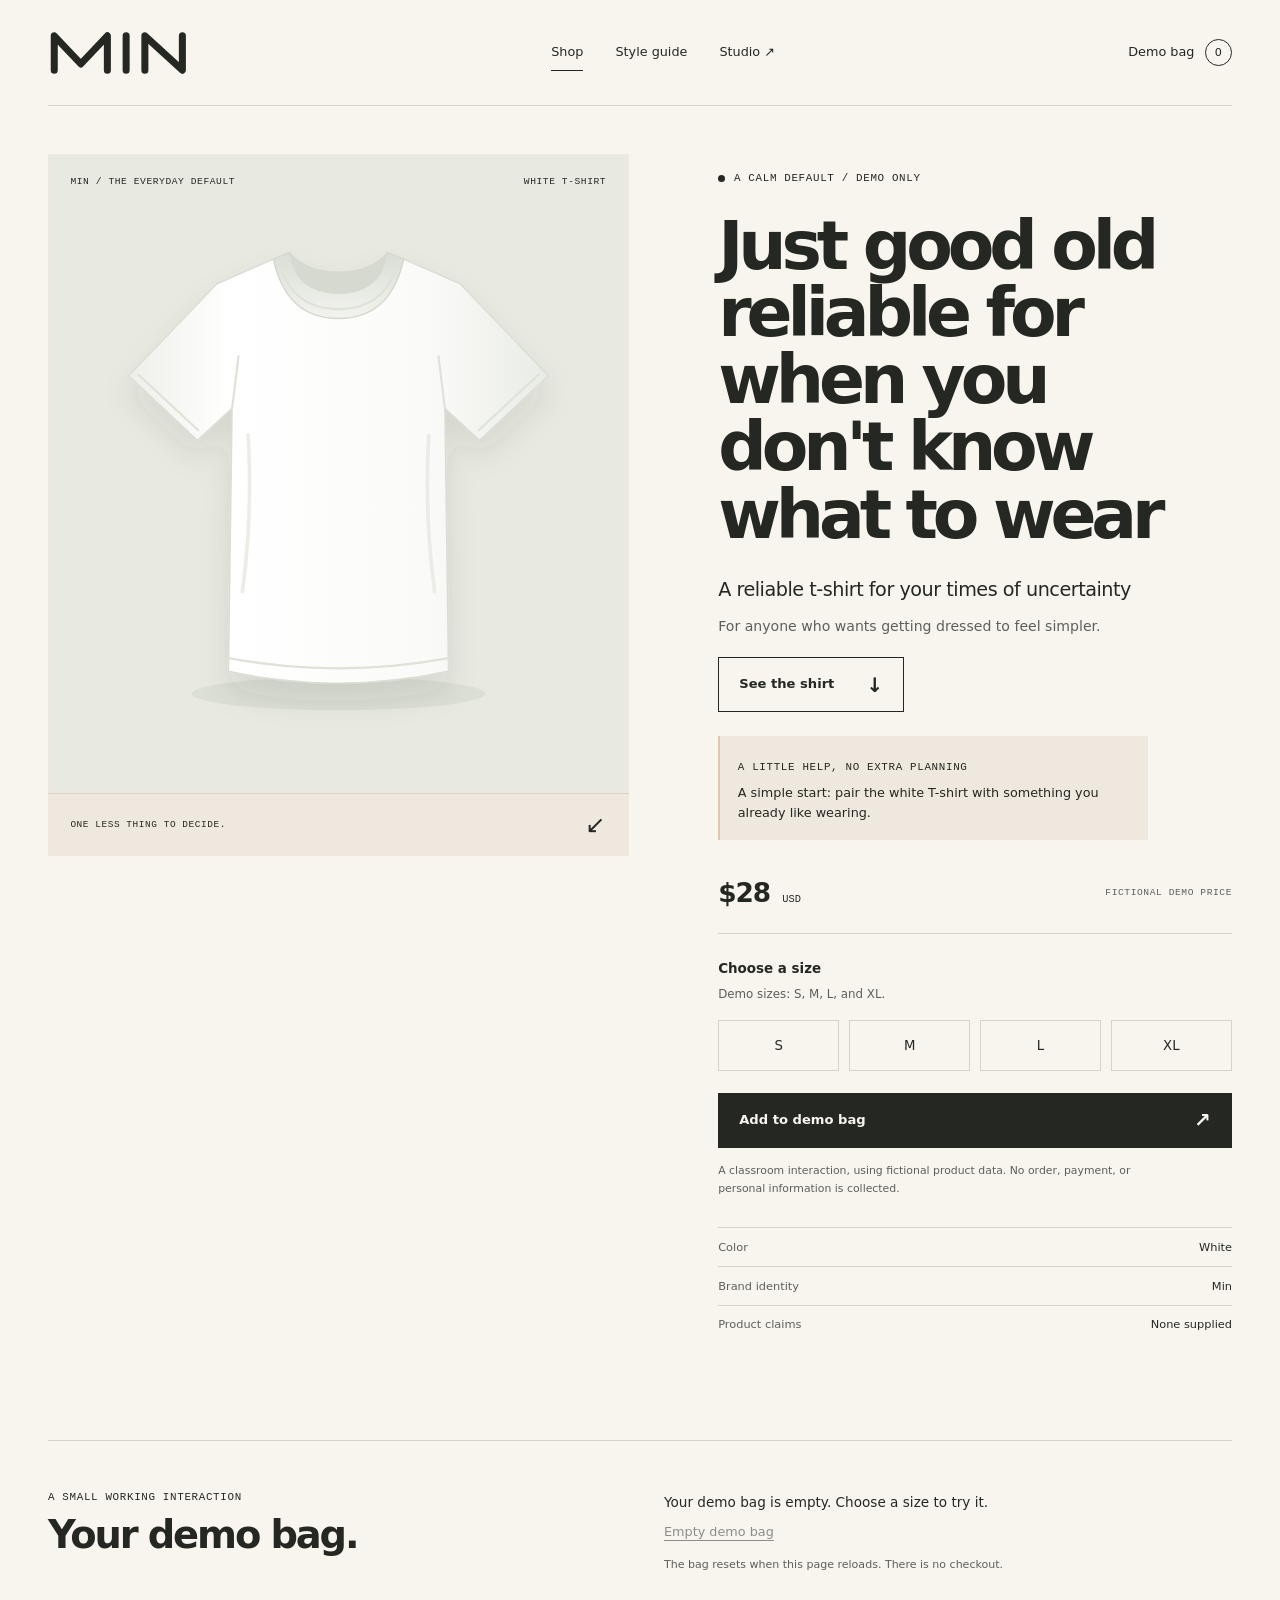
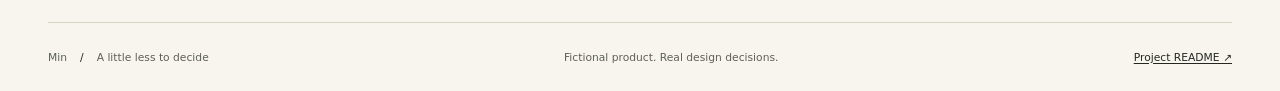
<file: public/index.html>
<!doctype html>
<html lang="en">
  <head>
    <meta charset="utf-8" />
    <meta name="viewport" content="width=device-width, initial-scale=1" />
    <meta
      name="description"
      content="Min. A reliable T-shirt for your times of uncertainty."
    />
    <title>Min — a reliable T-shirt</title>
    <link rel="icon" href="data:," />
    <link rel="stylesheet" href="styles.css" />
    <script src="shop.js" defer></script>
  </head>
  <body>
    <a class="skip-link" href="#main">Skip to content</a>
    <header class="site-header wrap">
      <a class="brand-link" href="index.html" aria-label="Min storefront home"
        ><img
          class="wordmark"
          src="assets/min-wordmark.svg"
          alt="Min"
          width="120"
          height="40"
      /></a>
      <nav class="main-nav" aria-label="Main navigation">
        <a class="nav-link" href="index.html" aria-current="page">Shop</a>
        <a class="nav-link" href="styleguide.html">Style guide</a>
        <a class="nav-link" href="studio.html"
          >Studio <span aria-hidden="true">↗</span></a
        >
      </nav>
      <a class="bag-link" href="#demo-bag" aria-label="View demo bag"
        >Demo bag <span id="bag-count" class="bag-count">0</span></a
      >
    </header>

    <main id="main">
      <section class="product-section wrap" aria-labelledby="product-title">
        <div class="product-visual">
          <div class="visual-label">
            <span>Min / The everyday default</span><span>White T-shirt</span>
          </div>
          <img
            class="shirt-image"
            src="assets/white-shirt.svg"
            alt="Plain white, unbranded short-sleeved T-shirt"
            width="800"
            height="880"
            fetchpriority="high"
          />
          <div class="image-caption">
            <span>One less thing to decide.</span
            ><span aria-hidden="true">↙</span>
          </div>
        </div>
        <div class="product-information">
          <p class="eyebrow">
            <span class="status-dot" aria-hidden="true"></span> A calm default /
            demo only
          </p>
          <h1 id="product-title" class="min-headline">
            Just good old reliable for when you don't know what to wear
          </h1>
          <p class="product-intro">
            A reliable t-shirt for your times of uncertainty
          </p>
          <p class="muted product-description">
            For anyone who wants getting dressed to feel simpler.
          </p>
          <a class="button button-secondary hero-action" href="#product-form"
            >See the shirt <span aria-hidden="true">↓</span></a
          >
          <aside class="styling-tip" aria-label="A simple styling tip">
            <span class="micro-label">A little help, no extra planning</span>
            <p>
              A simple start: pair the white T-shirt with something you already
              like wearing.
            </p>
          </aside>
          <div class="price-row">
            <p class="price">$28 <span>USD</span></p>
            <span class="micro-label">Fictional demo price</span>
          </div>
          <form id="product-form" class="product-form" novalidate>
            <fieldset aria-describedby="size-help size-error">
              <legend>Choose a size</legend>
              <p id="size-help" class="field-help">
                Demo sizes: S, M, L, and XL.
              </p>
              <div class="size-options">
                <label class="size-option"
                  ><input type="radio" name="size" value="S" /><span
                    >S</span
                  ></label
                >
                <label class="size-option"
                  ><input type="radio" name="size" value="M" /><span
                    >M</span
                  ></label
                >
                <label class="size-option"
                  ><input type="radio" name="size" value="L" /><span
                    >L</span
                  ></label
                >
                <label class="size-option"
                  ><input type="radio" name="size" value="XL" /><span
                    >XL</span
                  ></label
                >
              </div>
              <p id="size-error" class="field-error" role="alert" hidden>
                Choose a size before adding the shirt to your demo bag.
              </p>
            </fieldset>
            <button class="button button-primary add-button" type="submit">
              Add to demo bag <span aria-hidden="true">↗</span>
            </button>
          </form>
          <p class="demo-disclaimer">
            A classroom interaction, using fictional product data. No order,
            payment, or personal information is collected.
          </p>
          <dl class="product-facts">
            <div>
              <dt>Color</dt>
              <dd>White</dd>
            </div>
            <div>
              <dt>Brand identity</dt>
              <dd>Min</dd>
            </div>
            <div>
              <dt>Product claims</dt>
              <dd>None supplied</dd>
            </div>
          </dl>
        </div>
      </section>

      <section
        id="demo-bag"
        class="bag-section wrap"
        aria-labelledby="bag-title"
      >
        <div>
          <p class="eyebrow">A small working interaction</p>
          <h2 id="bag-title">Your demo bag.</h2>
        </div>
        <div class="bag-details">
          <p
            id="bag-status"
            class="bag-message"
            role="status"
            aria-live="polite"
            aria-atomic="true"
          >
            Your demo bag is empty. Choose a size to try it.
          </p>
          <ul id="bag-items" class="bag-items"></ul>
          <button id="clear-bag" class="text-button" type="button" disabled>
            Empty demo bag
          </button>
          <p class="field-help">
            The bag resets when this page reloads. There is no checkout.
          </p>
        </div>
      </section>
    </main>

    <footer class="site-footer wrap">
      <p>
        Min <span class="footer-separator"> / </span> A little less to decide
      </p>
      <p class="footer-tagline">Fictional product. Real design decisions.</p>
      <a href="https://github.com/kaw393939/is117-brand-studio#readme"
        >Project README <span aria-hidden="true">↗</span></a
      >
    </footer>
  </body>
</html>
</file>
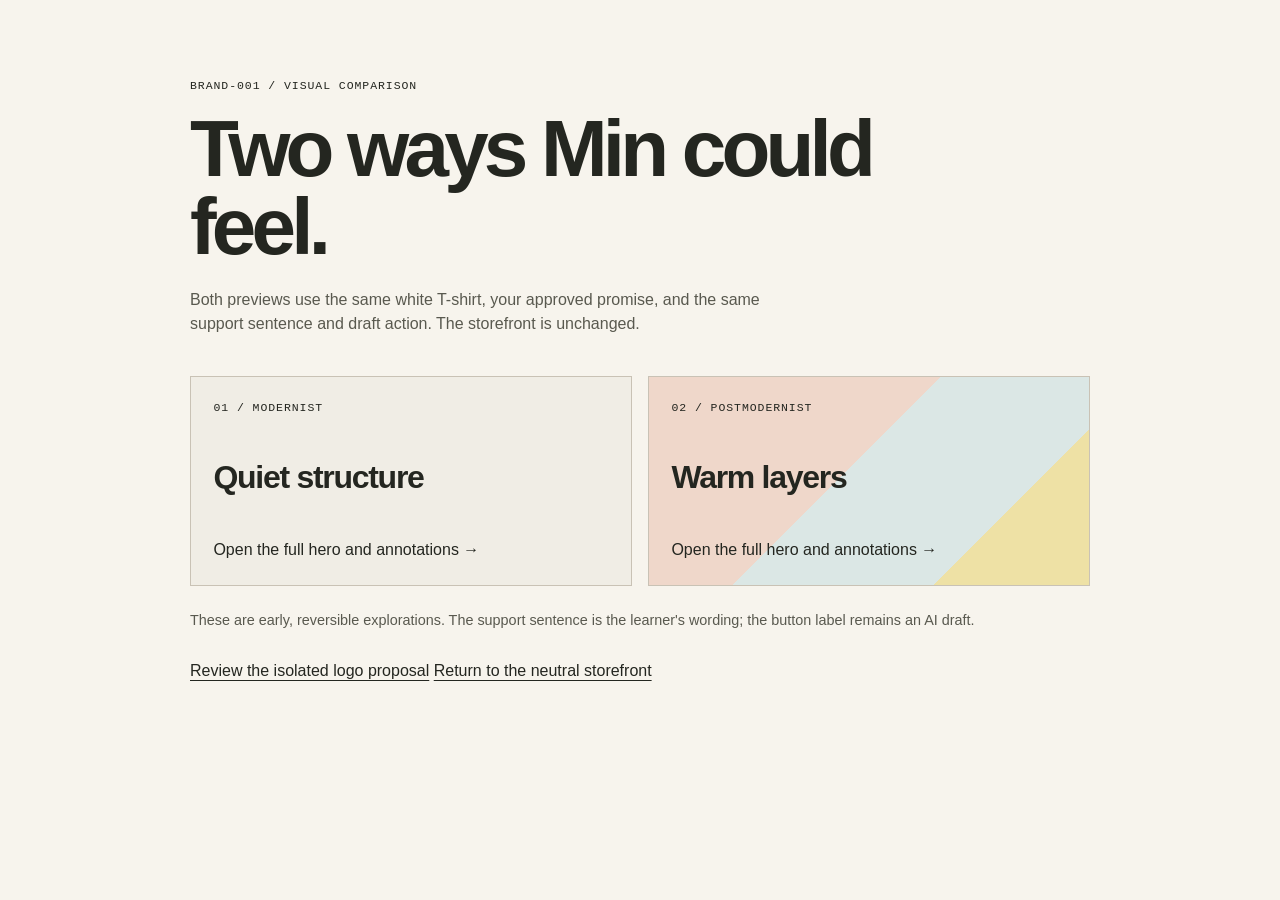
<file: public/explorations/index.html>
<!doctype html>
<html lang="en">
  <head>
    <meta charset="utf-8" />
    <meta name="viewport" content="width=device-width, initial-scale=1" />
    <meta
      name="description"
      content="Two early visual directions for Min using the same white T-shirt and copy."
    />
    <title>Min — paired hero explorations</title>
    <link rel="stylesheet" href="preview.css" />
  </head>
  <body class="comparison-page">
    <main class="comparison-wrap">
      <p class="comparison-kicker">BRAND-001 / visual comparison</p>
      <h1>Two ways Min could feel.</h1>
      <p class="comparison-intro">
        Both previews use the same white T-shirt, your approved promise, and the
        same support sentence and draft action. The storefront is unchanged.
      </p>
      <div class="comparison-links">
        <a class="comparison-card modern-card" href="min-modernist.html">
          <span class="comparison-number">01 / MODERNIST</span>
          <strong>Quiet structure</strong>
          <span>Open the full hero and annotations →</span>
        </a>
        <a
          class="comparison-card postmodern-card"
          href="min-postmodernist.html"
        >
          <span class="comparison-number">02 / POSTMODERNIST</span>
          <strong>Warm layers</strong>
          <span>Open the full hero and annotations →</span>
        </a>
      </div>
      <p class="comparison-note">
        These are early, reversible explorations. The support sentence is the
        learner's wording; the button label remains an AI draft.
      </p>
      <a class="back-link" href="min-logo-proposal.html"
        >Review the isolated logo proposal</a
      >
      <a class="back-link" href="../index.html"
        >Return to the neutral storefront</a
      >
    </main>
  </body>
</html>
</file>
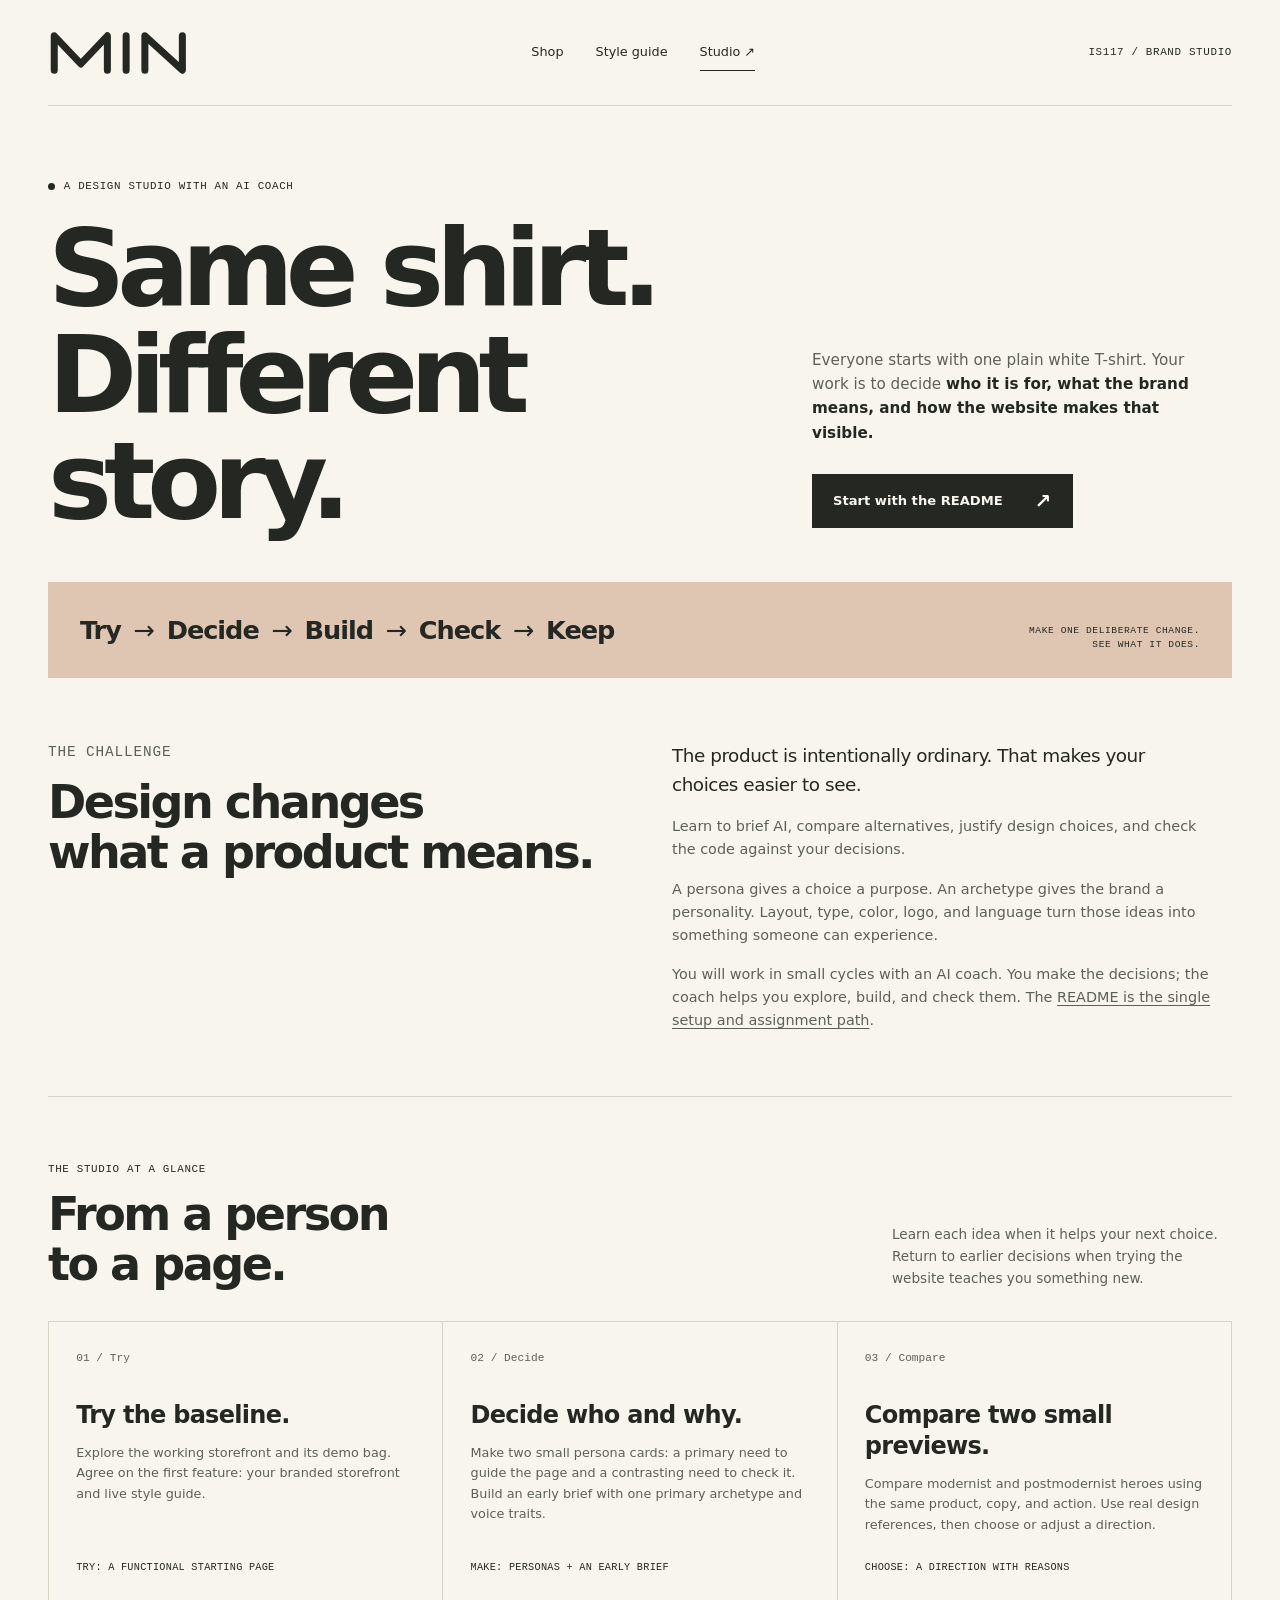
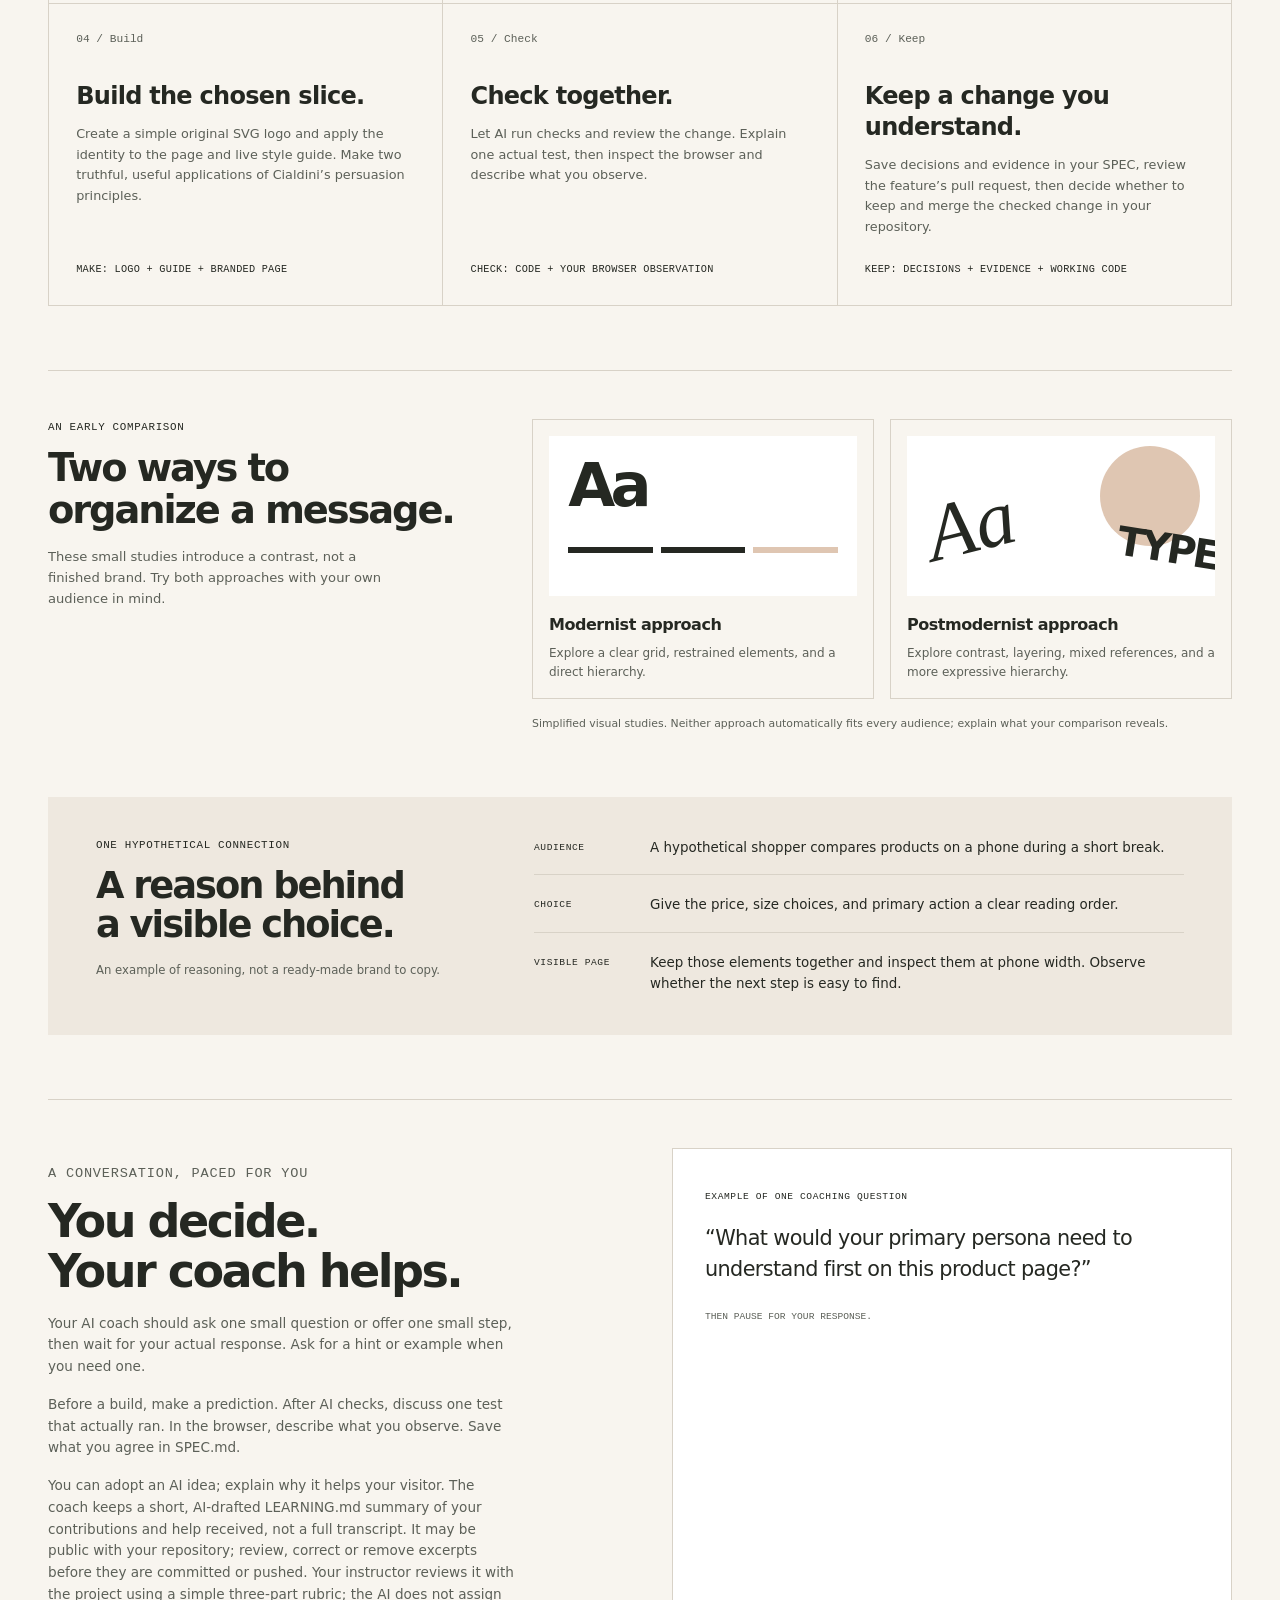
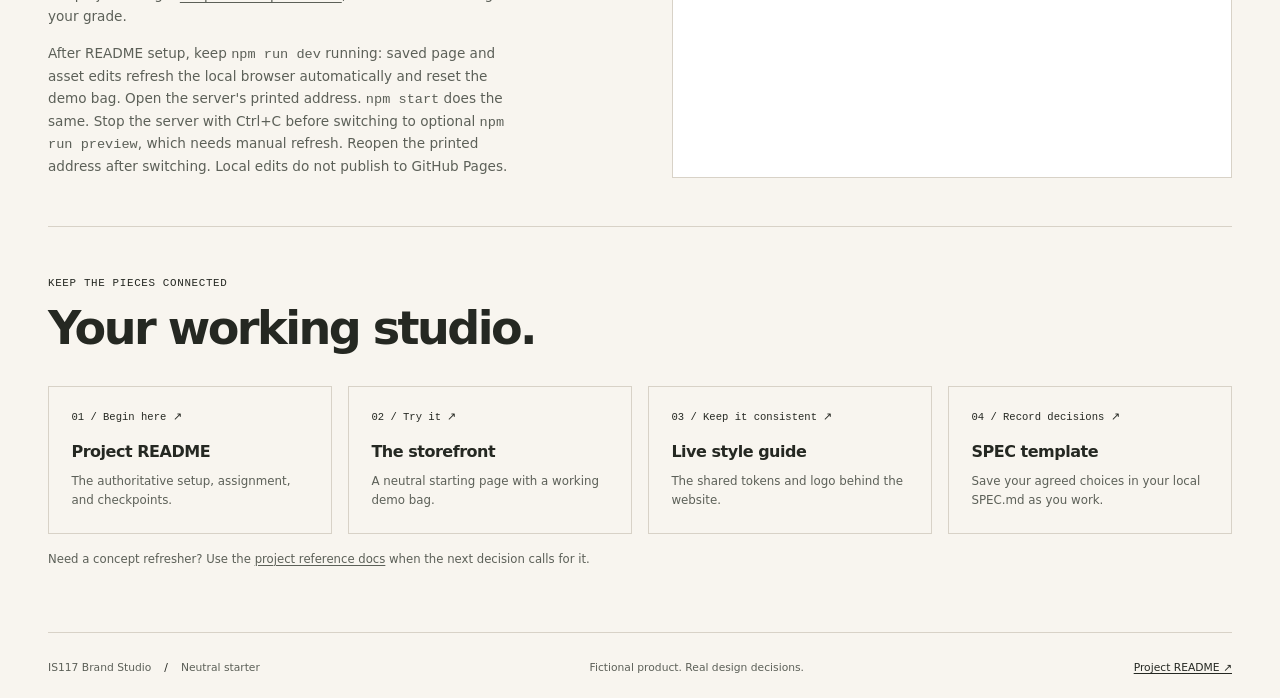
<file: public/studio.html>
<!doctype html>
<html lang="en">
  <head>
    <meta charset="utf-8" />
    <meta name="viewport" content="width=device-width, initial-scale=1" />
    <meta
      name="description"
      content="IS117 Brand Studio: turn one plain white T-shirt into a deliberate brand and website, with an AI coach and decisions you can explain."
    />
    <title>Same shirt. Different story. — IS117 Brand Studio</title>
    <link rel="icon" href="data:," />
    <link rel="stylesheet" href="styles.css" />
    <link rel="stylesheet" href="studio.css" />
  </head>
  <body>
    <a class="skip-link" href="#main">Skip to content</a>
    <header class="site-header wrap">
      <a class="brand-link" href="index.html" aria-label="Min storefront home"
        ><img
          class="wordmark"
          src="assets/min-wordmark.svg"
          alt="Min"
          width="120"
          height="40"
      /></a>
      <nav class="main-nav" aria-label="Main navigation">
        <a class="nav-link" href="index.html">Shop</a
        ><a class="nav-link" href="styleguide.html">Style guide</a
        ><a class="nav-link" href="studio.html" aria-current="page"
          >Studio <span aria-hidden="true">↗</span></a
        >
      </nav>
      <span class="micro-label">IS117 / Brand Studio</span>
    </header>
    <main id="main">
      <section
        class="page-hero studio-hero wrap"
        aria-labelledby="studio-title"
      >
        <p class="eyebrow">
          <span class="status-dot" aria-hidden="true"></span> A design studio
          with an AI coach
        </p>
        <h1 id="studio-title">Same shirt.<br />Different story.</h1>
        <div class="hero-summary">
          <p>
            Everyone starts with one plain white T-shirt. Your work is to decide
            <strong
              >who it is for, what the brand means, and how the website makes
              that visible.</strong
            >
          </p>
          <a
            class="button button-primary"
            href="https://github.com/kaw393939/is117-brand-studio#readme"
            >Start with the README <span aria-hidden="true">↗</span></a
          >
        </div>
      </section>
      <div class="studio-ribbon wrap">
        <p class="cycle">
          Try <span aria-hidden="true">→</span> Decide
          <span aria-hidden="true">→</span> Build
          <span aria-hidden="true">→</span> Check
          <span aria-hidden="true">→</span> Keep
        </p>
        <p class="micro-label">
          Make one deliberate change.<br />See what it does.
        </p>
      </div>

      <section class="studio-intro wrap" aria-labelledby="why-title">
        <div>
          <p class="eyebrow">The challenge</p>
          <h2 id="why-title">Design changes<br />what a product means.</h2>
        </div>
        <div>
          <p class="lead">
            The product is intentionally ordinary. That makes your choices
            easier to see.
          </p>
          <p>
            Learn to brief AI, compare alternatives, justify design choices, and
            check the code against your decisions.
          </p>
          <p>
            A persona gives a choice a purpose. An archetype gives the brand a
            personality. Layout, type, color, logo, and language turn those
            ideas into something someone can experience.
          </p>
          <p>
            You will work in small cycles with an AI coach. You make the
            decisions; the coach helps you explore, build, and check them. The
            <a href="https://github.com/kaw393939/is117-brand-studio#readme"
              >README is the single setup and assignment path</a
            >.
          </p>
        </div>
      </section>

      <section class="path-section wrap" aria-labelledby="path-title">
        <div class="path-intro">
          <div>
            <p class="eyebrow">The studio at a glance</p>
            <h2 id="path-title">From a person<br />to a page.</h2>
          </div>
          <p>
            Learn each idea when it helps your next choice. Return to earlier
            decisions when trying the website teaches you something new.
          </p>
        </div>
        <ol class="studio-path">
          <li>
            <span class="stage-number">01 / Try</span>
            <h3>Try the baseline.</h3>
            <p>
              Explore the working storefront and its demo bag. Agree on the
              first feature: your branded storefront and live style guide.
            </p>
            <p class="stage-output">Try: a functional starting page</p>
          </li>
          <li>
            <span class="stage-number">02 / Decide</span>
            <h3>Decide who and why.</h3>
            <p>
              Make two small persona cards: a primary need to guide the page and
              a contrasting need to check it. Build an early brief with one
              primary archetype and voice traits.
            </p>
            <p class="stage-output">Make: personas + an early brief</p>
          </li>
          <li>
            <span class="stage-number">03 / Compare</span>
            <h3>Compare two small previews.</h3>
            <p>
              Compare modernist and postmodernist heroes using the same product,
              copy, and action. Use real design references, then choose or
              adjust a direction.
            </p>
            <p class="stage-output">Choose: a direction with reasons</p>
          </li>
          <li>
            <span class="stage-number">04 / Build</span>
            <h3>Build the chosen slice.</h3>
            <p>
              Create a simple original SVG logo and apply the identity to the
              page and live style guide. Make two truthful, useful applications
              of Cialdini’s persuasion principles.
            </p>
            <p class="stage-output">Make: logo + guide + branded page</p>
          </li>
          <li>
            <span class="stage-number">05 / Check</span>
            <h3>Check together.</h3>
            <p>
              Let AI run checks and review the change. Explain one actual test,
              then inspect the browser and describe what you observe.
            </p>
            <p class="stage-output">Check: code + your browser observation</p>
          </li>
          <li>
            <span class="stage-number">06 / Keep</span>
            <h3>Keep a change you understand.</h3>
            <p>
              Save decisions and evidence in your SPEC, review the feature’s
              pull request, then decide whether to keep and merge the checked
              change in your repository.
            </p>
            <p class="stage-output">
              Keep: decisions + evidence + working code
            </p>
          </li>
        </ol>
      </section>

      <section
        class="comparison-section wrap"
        aria-labelledby="comparison-title"
      >
        <div>
          <p class="eyebrow">An early comparison</p>
          <h2 id="comparison-title">Two ways to<br />organize a message.</h2>
          <p class="comparison-description">
            These small studies introduce a contrast, not a finished brand. Try
            both approaches with your own audience in mind.
          </p>
        </div>
        <div class="comparison-grid">
          <article class="direction-card">
            <div class="direction-sketch modern-sketch" aria-hidden="true">
              <i></i><i></i><i></i>
            </div>
            <h3>Modernist approach</h3>
            <p>
              Explore a clear grid, restrained elements, and a direct hierarchy.
            </p>
          </article>
          <article class="direction-card">
            <div class="direction-sketch postmodern-sketch" aria-hidden="true">
              <i></i>
            </div>
            <h3>Postmodernist approach</h3>
            <p>
              Explore contrast, layering, mixed references, and a more
              expressive hierarchy.
            </p>
          </article>
          <p class="comparison-caption">
            Simplified visual studies. Neither approach automatically fits every
            audience; explain what your comparison reveals.
          </p>
        </div>
      </section>

      <section class="example-section wrap" aria-labelledby="example-title">
        <div>
          <p class="eyebrow">One hypothetical connection</p>
          <h2 id="example-title">A reason behind<br />a visible choice.</h2>
          <p class="guide-note">
            An example of reasoning, not a ready-made brand to copy.
          </p>
        </div>
        <div class="example-chain">
          <div class="example-step">
            <span class="micro-label">Audience</span>
            <p>
              A hypothetical shopper compares products on a phone during a short
              break.
            </p>
          </div>
          <div class="example-step">
            <span class="micro-label">Choice</span>
            <p>
              Give the price, size choices, and primary action a clear reading
              order.
            </p>
          </div>
          <div class="example-step">
            <span class="micro-label">Visible page</span>
            <p>
              Keep those elements together and inspect them at phone width.
              Observe whether the next step is easy to find.
            </p>
          </div>
        </div>
      </section>

      <section class="coach-section wrap" aria-labelledby="coach-title">
        <div>
          <p class="eyebrow">A conversation, paced for you</p>
          <h2 id="coach-title">You decide.<br />Your coach helps.</h2>
          <p>
            Your AI coach should ask one small question or offer one small step,
            then wait for your actual response. Ask for a hint or example when
            you need one.
          </p>
          <p>
            Before a build, make a prediction. After AI checks, discuss one test
            that actually ran. In the browser, describe what you observe. Save
            what you agree in SPEC.md.
          </p>
          <p>
            You can adopt an AI idea; explain why it helps your visitor. The
            coach keeps a short, AI-drafted LEARNING.md summary of your
            contributions and help received, not a full transcript. It may be
            public with your repository; review, correct or remove excerpts
            before they are committed or pushed. Your instructor reviews it with
            the project using a
            <a
              href="https://github.com/kaw393939/is117-brand-studio/blob/main/docs/assessment.md"
              >simple three-part rubric</a
            >; the AI does not assign your grade.
          </p>
          <p>
            After README setup, keep <code>npm run dev</code> running: saved
            page and asset edits refresh the local browser automatically and
            reset the demo bag. Open the server's printed address.
            <code>npm start</code> does the same. Stop the server with Ctrl+C
            before switching to optional <code>npm run preview</code>, which
            needs manual refresh. Reopen the printed address after switching.
            Local edits do not publish to GitHub Pages.
          </p>
        </div>
        <blockquote class="coach-quote">
          <span class="micro-label">Example of one coaching question</span>
          <p>
            “What would your primary persona need to understand first on this
            product page?”
          </p>
          <footer>Then pause for your response.</footer>
        </blockquote>
      </section>

      <section class="resource-section wrap" aria-labelledby="resources-title">
        <p class="eyebrow">Keep the pieces connected</p>
        <h2 id="resources-title">Your working studio.</h2>
        <div class="resource-grid">
          <a
            class="resource-card"
            href="https://github.com/kaw393939/is117-brand-studio#readme"
            ><span>01 / Begin here ↗</span>
            <h3>Project README</h3>
            <p>The authoritative setup, assignment, and checkpoints.</p></a
          >
          <a class="resource-card" href="index.html"
            ><span>02 / Try it ↗</span>
            <h3>The storefront</h3>
            <p>A neutral starting page with a working demo bag.</p></a
          >
          <a class="resource-card" href="styleguide.html"
            ><span>03 / Keep it consistent ↗</span>
            <h3>Live style guide</h3>
            <p>The shared tokens and logo behind the website.</p></a
          >
          <a
            class="resource-card"
            href="https://github.com/kaw393939/is117-brand-studio/blob/main/SPEC.md"
            ><span>04 / Record decisions ↗</span>
            <h3>SPEC template</h3>
            <p>
              Save your agreed choices in your local SPEC.md as you work.
            </p></a
          >
        </div>
        <p class="guide-note">
          Need a concept refresher? Use the
          <a
            href="https://github.com/kaw393939/is117-brand-studio/tree/main/docs"
            >project reference docs</a
          >
          when the next decision calls for it.
        </p>
      </section>
    </main>
    <footer class="site-footer wrap">
      <p>
        IS117 Brand Studio <span class="footer-separator"> / </span> Neutral
        starter
      </p>
      <p class="footer-tagline">Fictional product. Real design decisions.</p>
      <a href="https://github.com/kaw393939/is117-brand-studio#readme"
        >Project README <span aria-hidden="true">↗</span></a
      >
    </footer>
  </body>
</html>
</file>
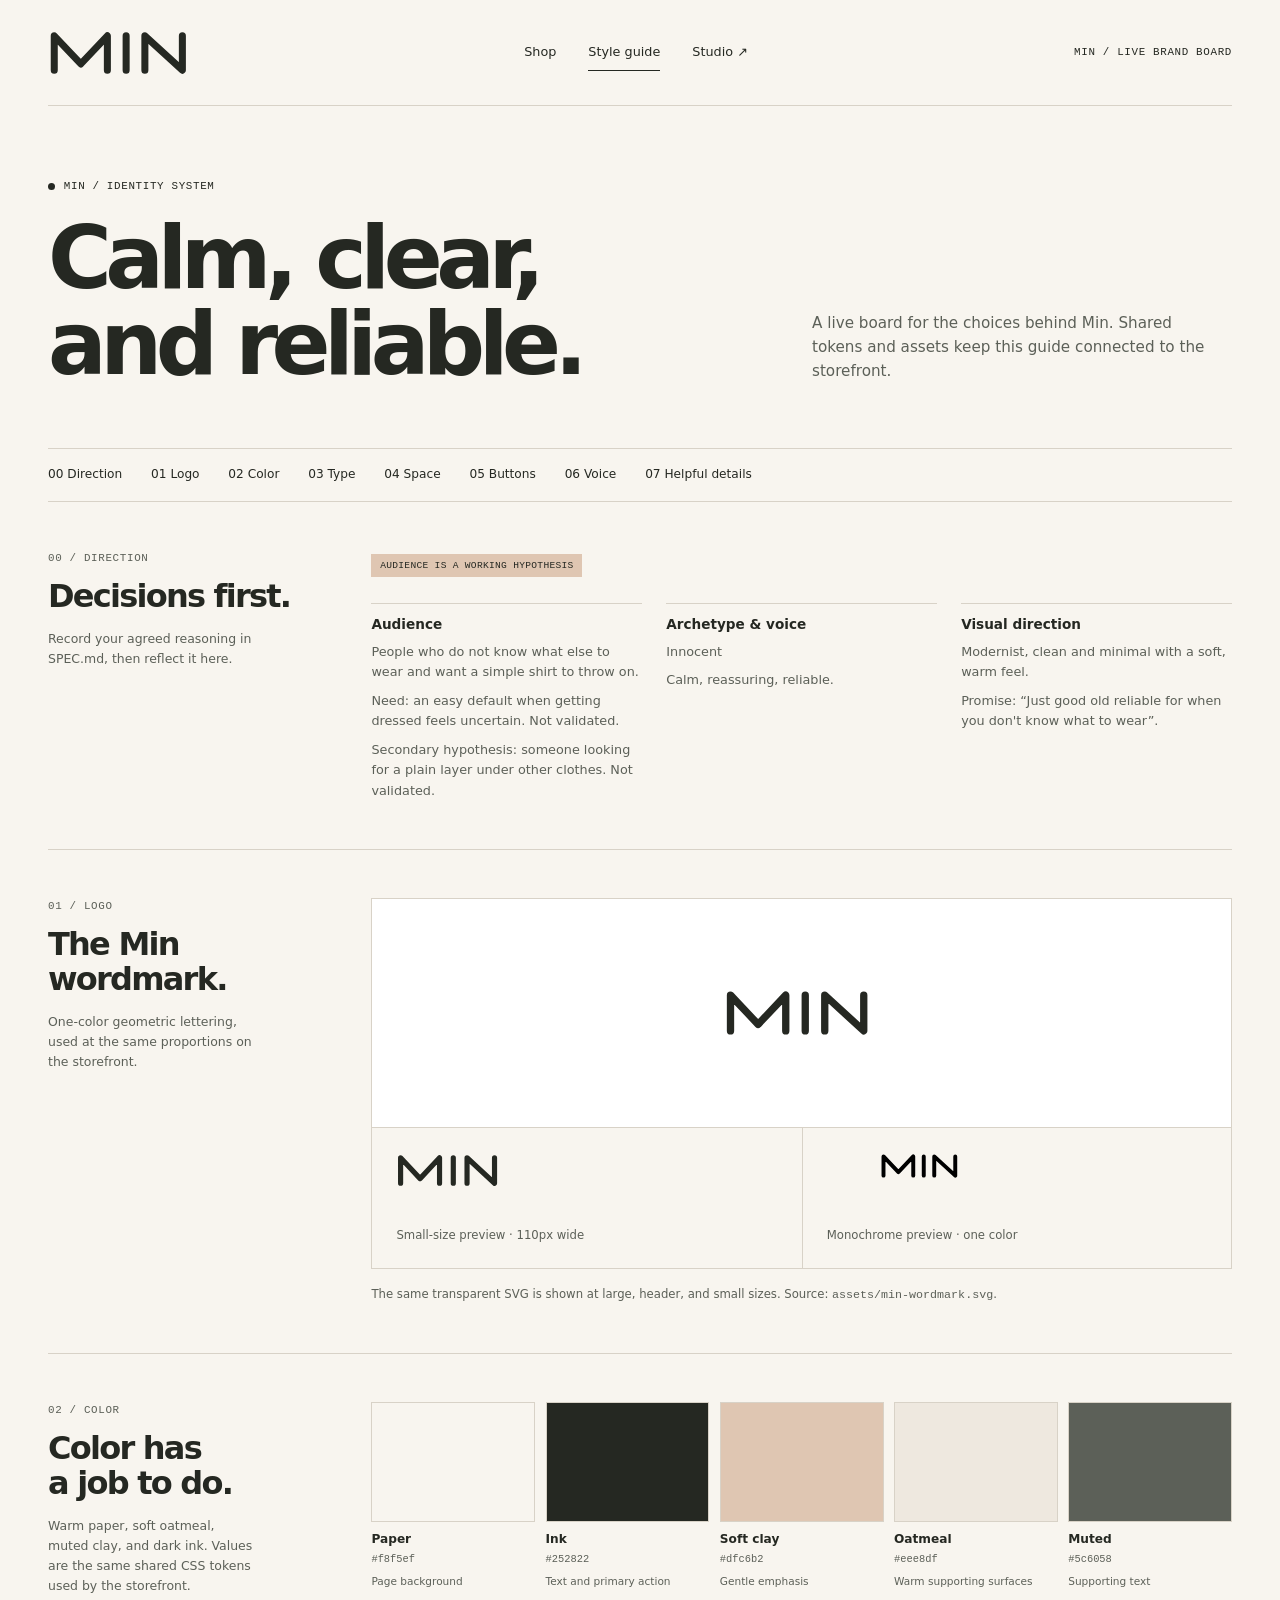
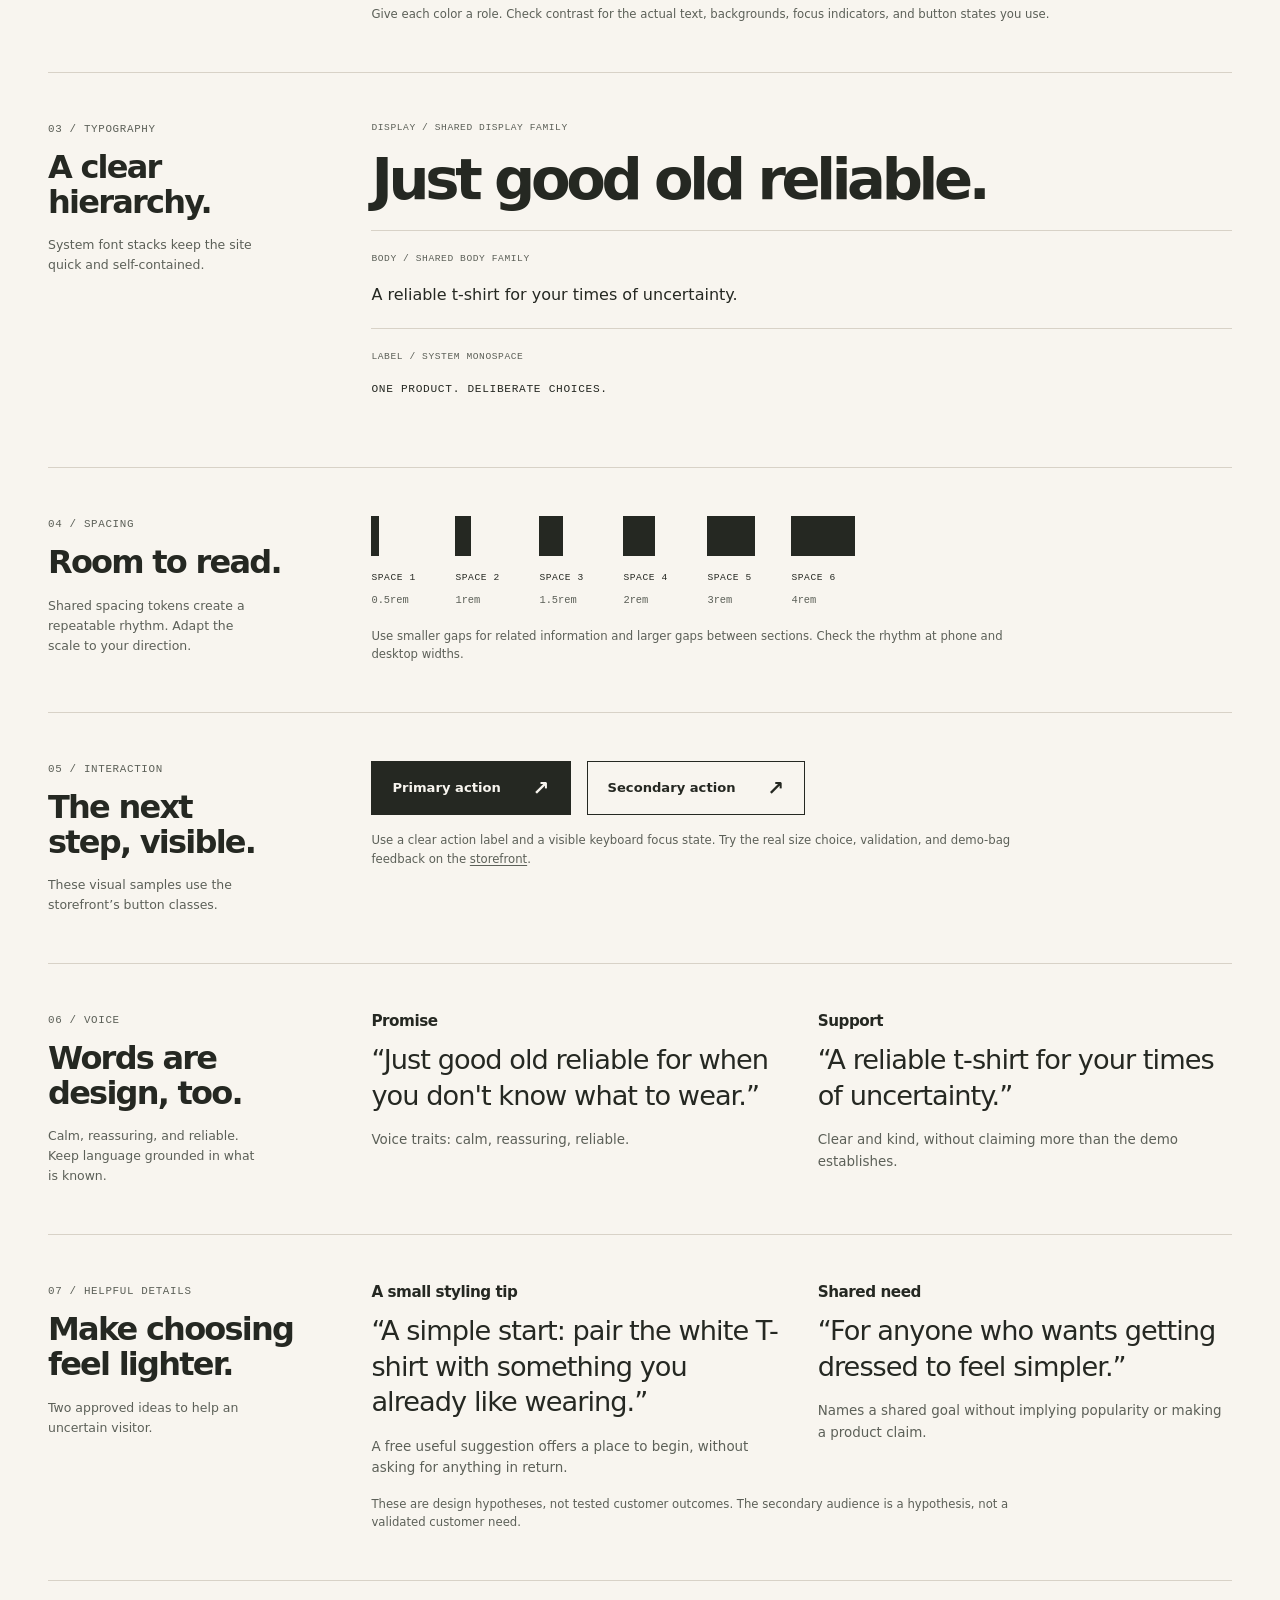
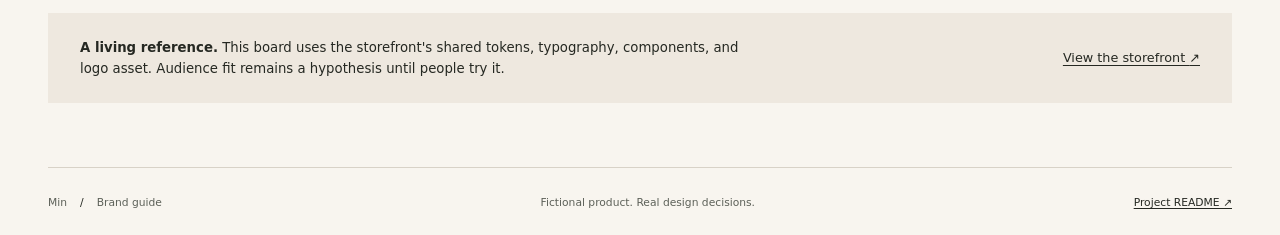
<file: public/styleguide.html>
<!doctype html>
<html lang="en">
  <head>
    <meta charset="utf-8" />
    <meta name="viewport" content="width=device-width, initial-scale=1" />
    <meta
      name="description"
      content="Min's live style guide: a calm, warm, modernist identity for an everyday T-shirt."
    />
    <title>Min — live style guide</title>
    <link rel="icon" href="data:," />
    <link rel="stylesheet" href="styles.css" />
    <script src="styleguide.js" defer></script>
  </head>
  <body>
    <a class="skip-link" href="#main">Skip to content</a>
    <header class="site-header wrap">
      <a class="brand-link" href="index.html" aria-label="Min storefront home"
        ><img
          class="wordmark"
          src="assets/min-wordmark.svg"
          alt="Min"
          width="120"
          height="40"
      /></a>
      <nav class="main-nav" aria-label="Main navigation">
        <a class="nav-link" href="index.html">Shop</a
        ><a class="nav-link" href="styleguide.html" aria-current="page"
          >Style guide</a
        ><a class="nav-link" href="studio.html"
          >Studio <span aria-hidden="true">↗</span></a
        >
      </nav>
      <span class="micro-label">Min / Live brand board</span>
    </header>
    <main id="main">
      <section class="page-hero wrap" aria-labelledby="guide-title">
        <p class="eyebrow">
          <span class="status-dot" aria-hidden="true"></span> Min / Identity
          system
        </p>
        <h1 id="guide-title">Calm, clear,<br />and reliable.</h1>
        <p class="hero-summary">
          A live board for the choices behind Min. Shared tokens and assets keep
          this guide connected to the storefront.
        </p>
      </section>
      <nav class="page-subnav wrap" aria-label="Style guide sections">
        <a class="section-link" href="#direction">00 Direction</a
        ><a class="section-link" href="#logo">01 Logo</a
        ><a class="section-link" href="#palette">02 Color</a
        ><a class="section-link" href="#type">03 Type</a
        ><a class="section-link" href="#spacing">04 Space</a
        ><a class="section-link" href="#buttons">05 Buttons</a
        ><a class="section-link" href="#voice">06 Voice</a
        ><a class="section-link" href="#care">07 Helpful details</a>
      </nav>

      <section
        id="direction"
        class="guide-section wrap"
        aria-labelledby="direction-title"
      >
        <div class="section-heading">
          <span class="section-number">00 / Direction</span>
          <h2 id="direction-title">Decisions first.</h2>
          <p>Record your agreed reasoning in SPEC.md, then reflect it here.</p>
        </div>
        <div class="guide-content">
          <span class="draft-label">Audience is a working hypothesis</span>
          <div class="decision-grid">
            <div>
              <h3>Audience</h3>
              <p>
                People who do not know what else to wear and want a simple shirt
                to throw on.
              </p>
              <p>
                Need: an easy default when getting dressed feels uncertain. Not
                validated.
              </p>
              <p>
                Secondary hypothesis: someone looking for a plain layer under
                other clothes. Not validated.
              </p>
            </div>
            <div>
              <h3>Archetype &amp; voice</h3>
              <p>Innocent</p>
              <p>Calm, reassuring, reliable.</p>
            </div>
            <div>
              <h3>Visual direction</h3>
              <p>Modernist, clean and minimal with a soft, warm feel.</p>
              <p>
                Promise: “Just good old reliable for when you don't know what to
                wear”.
              </p>
            </div>
          </div>
        </div>
      </section>

      <section
        id="logo"
        class="guide-section wrap"
        aria-labelledby="logo-title"
      >
        <div class="section-heading">
          <span class="section-number">01 / Logo</span>
          <h2 id="logo-title">The Min<br />wordmark.</h2>
          <p>
            One-color geometric lettering, used at the same proportions on the
            storefront.
          </p>
        </div>
        <div class="guide-content">
          <div class="logo-board">
            <img
              src="assets/min-wordmark.svg"
              alt="Min geometric wordmark"
              width="350"
              height="52"
            />
          </div>
          <div class="logo-variants">
            <div class="logo-variant">
              <img
                class="logo-small"
                src="assets/min-wordmark.svg"
                alt="Min geometric wordmark at a small size"
                width="110"
                height="16"
              />
              <p>Small-size preview · 110px wide</p>
            </div>
            <div class="logo-variant">
              <img
                class="logo-mono"
                src="assets/min-wordmark.svg"
                alt="Min geometric wordmark in one color"
                width="190"
                height="28"
              />
              <p>Monochrome preview · one color</p>
            </div>
          </div>
          <p class="guide-note">
            The same transparent SVG is shown at large, header, and small sizes.
            Source: <code>assets/min-wordmark.svg</code>.
          </p>
        </div>
      </section>

      <section
        id="palette"
        class="guide-section wrap"
        aria-labelledby="palette-title"
      >
        <div class="section-heading">
          <span class="section-number">02 / Color</span>
          <h2 id="palette-title">Color has<br />a job to do.</h2>
          <p>
            Warm paper, soft oatmeal, muted clay, and dark ink. Values are the
            same shared CSS tokens used by the storefront.
          </p>
        </div>
        <div class="guide-content">
          <div class="palette-grid">
            <article class="palette-card">
              <div
                class="color-swatch"
                style="--swatch-color: var(--color-paper)"
              ></div>
              <h3>Paper</h3>
              <code data-color-token="--color-paper">CSS token</code>
              <p>Page background</p>
            </article>
            <article class="palette-card">
              <div
                class="color-swatch"
                style="--swatch-color: var(--color-ink)"
              ></div>
              <h3>Ink</h3>
              <code data-color-token="--color-ink">CSS token</code>
              <p>Text and primary action</p>
            </article>
            <article class="palette-card">
              <div
                class="color-swatch"
                style="--swatch-color: var(--color-accent)"
              ></div>
              <h3>Soft clay</h3>
              <code data-color-token="--color-accent">CSS token</code>
              <p>Gentle emphasis</p>
            </article>
            <article class="palette-card">
              <div
                class="color-swatch"
                style="--swatch-color: var(--color-soft)"
              ></div>
              <h3>Oatmeal</h3>
              <code data-color-token="--color-soft">CSS token</code>
              <p>Warm supporting surfaces</p>
            </article>
            <article class="palette-card">
              <div
                class="color-swatch"
                style="--swatch-color: var(--color-muted)"
              ></div>
              <h3>Muted</h3>
              <code data-color-token="--color-muted">CSS token</code>
              <p>Supporting text</p>
            </article>
          </div>
          <p class="guide-note">
            Give each color a role. Check contrast for the actual text,
            backgrounds, focus indicators, and button states you use.
          </p>
        </div>
      </section>

      <section
        id="type"
        class="guide-section wrap"
        aria-labelledby="type-title"
      >
        <div class="section-heading">
          <span class="section-number">03 / Typography</span>
          <h2 id="type-title">A clear<br />hierarchy.</h2>
          <p>System font stacks keep the site quick and self-contained.</p>
        </div>
        <div class="guide-content">
          <div class="type-specimen">
            <span class="type-label">Display / shared display family</span>
            <p class="type-display">Just good old reliable.</p>
          </div>
          <div class="type-specimen">
            <span class="type-label">Body / shared body family</span>
            <p class="type-body">
              A reliable t-shirt for your times of uncertainty.
            </p>
          </div>
          <div class="type-specimen">
            <span class="type-label">Label / system monospace</span>
            <p class="type-mono">One product. Deliberate choices.</p>
          </div>
        </div>
      </section>

      <section
        id="spacing"
        class="guide-section wrap"
        aria-labelledby="spacing-title"
      >
        <div class="section-heading">
          <span class="section-number">04 / Spacing</span>
          <h2 id="spacing-title">Room to read.</h2>
          <p>
            Shared spacing tokens create a repeatable rhythm. Adapt the scale to
            your direction.
          </p>
        </div>
        <div class="guide-content">
          <div class="spacing-grid">
            <div class="spacing-token">
              <div
                class="spacing-bar"
                style="--token-size: var(--space-1)"
              ></div>
              <span class="token-name">Space 1</span
              ><code data-space-token="--space-1">CSS token</code>
            </div>
            <div class="spacing-token">
              <div
                class="spacing-bar"
                style="--token-size: var(--space-2)"
              ></div>
              <span class="token-name">Space 2</span
              ><code data-space-token="--space-2">CSS token</code>
            </div>
            <div class="spacing-token">
              <div
                class="spacing-bar"
                style="--token-size: var(--space-3)"
              ></div>
              <span class="token-name">Space 3</span
              ><code data-space-token="--space-3">CSS token</code>
            </div>
            <div class="spacing-token">
              <div
                class="spacing-bar"
                style="--token-size: var(--space-4)"
              ></div>
              <span class="token-name">Space 4</span
              ><code data-space-token="--space-4">CSS token</code>
            </div>
            <div class="spacing-token">
              <div
                class="spacing-bar"
                style="--token-size: var(--space-5)"
              ></div>
              <span class="token-name">Space 5</span
              ><code data-space-token="--space-5">CSS token</code>
            </div>
            <div class="spacing-token">
              <div
                class="spacing-bar"
                style="--token-size: var(--space-6)"
              ></div>
              <span class="token-name">Space 6</span
              ><code data-space-token="--space-6">CSS token</code>
            </div>
          </div>
          <p class="guide-note">
            Use smaller gaps for related information and larger gaps between
            sections. Check the rhythm at phone and desktop widths.
          </p>
        </div>
      </section>

      <section
        id="buttons"
        class="guide-section wrap"
        aria-labelledby="buttons-title"
      >
        <div class="section-heading">
          <span class="section-number">05 / Interaction</span>
          <h2 id="buttons-title">The next<br />step, visible.</h2>
          <p>These visual samples use the storefront’s button classes.</p>
        </div>
        <div class="guide-content">
          <div class="button-samples">
            <span class="button button-primary"
              >Primary action <span aria-hidden="true">↗</span></span
            ><span class="button button-secondary"
              >Secondary action <span aria-hidden="true">↗</span></span
            >
          </div>
          <p class="guide-note">
            Use a clear action label and a visible keyboard focus state. Try the
            real size choice, validation, and demo-bag feedback on the
            <a href="index.html">storefront</a>.
          </p>
        </div>
      </section>

      <section
        id="voice"
        class="guide-section wrap"
        aria-labelledby="voice-title"
      >
        <div class="section-heading">
          <span class="section-number">06 / Voice</span>
          <h2 id="voice-title">Words are<br />design, too.</h2>
          <p>
            Calm, reassuring, and reliable. Keep language grounded in what is
            known.
          </p>
        </div>
        <div class="guide-content">
          <div class="voice-grid">
            <div>
              <h3>Promise</h3>
              <p class="voice-example">
                “Just good old reliable for when you don't know what to wear.”
              </p>
              <p>Voice traits: calm, reassuring, reliable.</p>
            </div>
            <div>
              <h3>Support</h3>
              <p class="voice-example">
                “A reliable t-shirt for your times of uncertainty.”
              </p>
              <p>
                Clear and kind, without claiming more than the demo establishes.
              </p>
            </div>
          </div>
        </div>
      </section>

      <section
        id="care"
        class="guide-section wrap"
        aria-labelledby="care-title"
      >
        <div class="section-heading">
          <span class="section-number">07 / Helpful details</span>
          <h2 id="care-title">Make choosing<br />feel lighter.</h2>
          <p>Two approved ideas to help an uncertain visitor.</p>
        </div>
        <div class="guide-content">
          <div class="voice-grid">
            <div>
              <h3>A small styling tip</h3>
              <p class="voice-example">
                “A simple start: pair the white T-shirt with something you
                already like wearing.”
              </p>
              <p>
                A free useful suggestion offers a place to begin, without asking
                for anything in return.
              </p>
            </div>
            <div>
              <h3>Shared need</h3>
              <p class="voice-example">
                “For anyone who wants getting dressed to feel simpler.”
              </p>
              <p>
                Names a shared goal without implying popularity or making a
                product claim.
              </p>
            </div>
          </div>
          <p class="guide-note">
            These are design hypotheses, not tested customer outcomes. The
            secondary audience is a hypothesis, not a validated customer need.
          </p>
        </div>
      </section>

      <div class="guide-footer-note wrap">
        <p>
          <strong>A living reference.</strong> This board uses the storefront's
          shared tokens, typography, components, and logo asset. Audience fit
          remains a hypothesis until people try it.
        </p>
        <a href="index.html"
          >View the storefront <span aria-hidden="true">↗</span></a
        >
      </div>
    </main>
    <footer class="site-footer wrap">
      <p>Min <span class="footer-separator"> / </span> Brand guide</p>
      <p class="footer-tagline">Fictional product. Real design decisions.</p>
      <a href="https://github.com/kaw393939/is117-brand-studio#readme"
        >Project README <span aria-hidden="true">↗</span></a
      >
    </footer>
  </body>
</html>
</file>
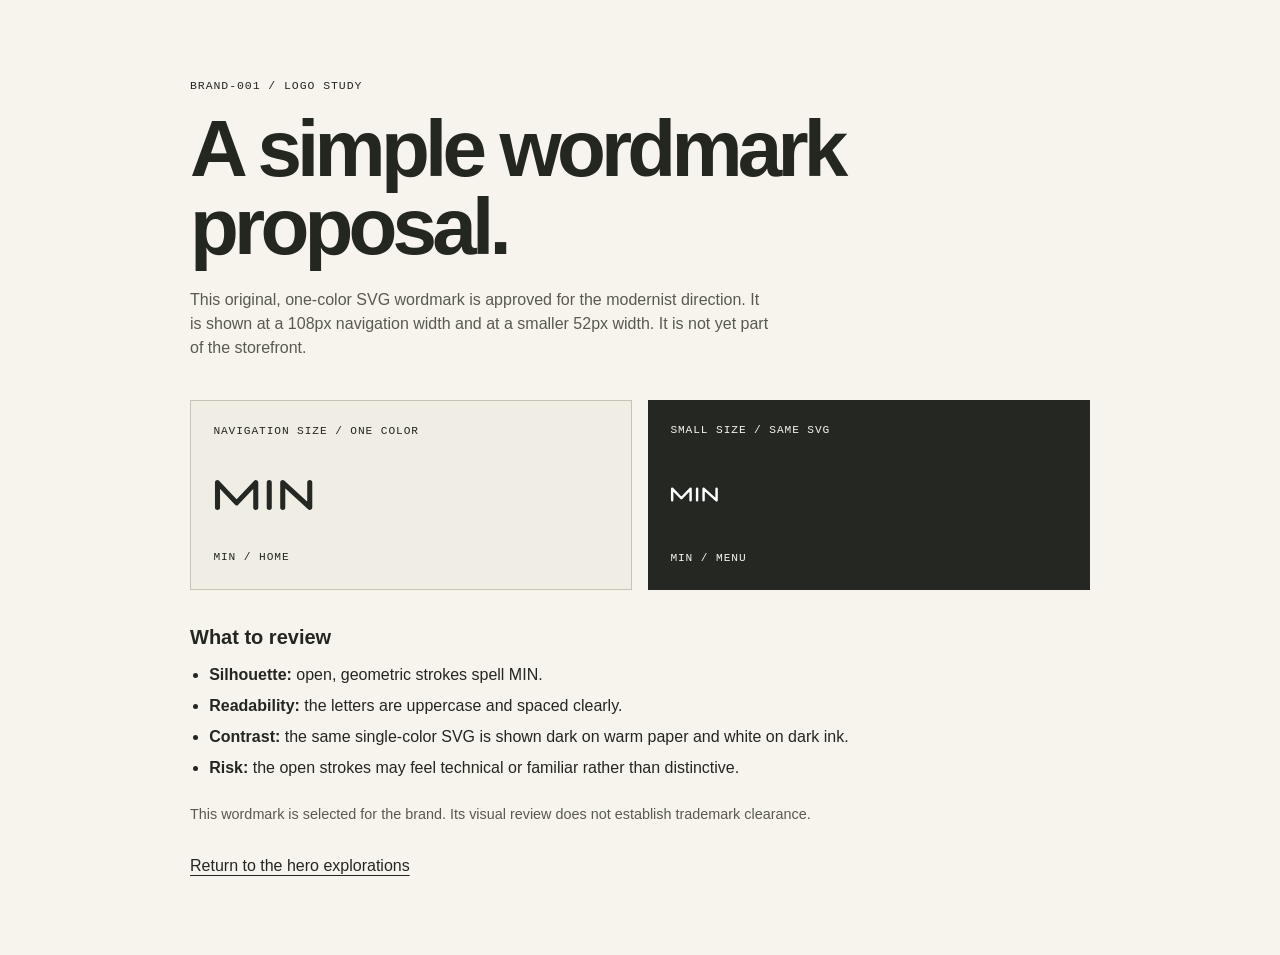
<file: public/explorations/min-logo-proposal.html>
<!doctype html>
<html lang="en">
  <head>
    <meta charset="utf-8" />
    <meta name="viewport" content="width=device-width, initial-scale=1" />
    <meta
      name="description"
      content="An isolated one-color SVG wordmark proposal for Min."
    />
    <title>Min — logo proposal</title>
    <link rel="stylesheet" href="preview.css" />
  </head>
  <body class="comparison-page">
    <main class="comparison-wrap logo-proposal">
      <p class="comparison-kicker">BRAND-001 / logo study</p>
      <h1>A simple wordmark proposal.</h1>
      <p class="comparison-intro">
        This original, one-color SVG wordmark is approved for the modernist
        direction. It is shown at a 108px navigation width and at a smaller 52px
        width. It is not yet part of the storefront.
      </p>
      <section
        class="logo-samples"
        aria-label="Wordmark size and color examples"
      >
        <div class="logo-sample logo-paper">
          <p class="comparison-number">NAVIGATION SIZE / ONE COLOR</p>
          <img
            class="logo-large"
            src="min-logo-proposal.svg"
            alt="Min wordmark proposal with geometric uppercase letters"
            width="108"
            height="36"
          />
          <span>MIN / HOME</span>
        </div>
        <div class="logo-sample logo-ink">
          <p class="comparison-number">SMALL SIZE / SAME SVG</p>
          <img
            class="logo-small logo-reversed"
            src="min-logo-proposal.svg"
            alt="Min wordmark proposal shown in white"
            width="52"
            height="18"
          />
          <span>MIN / MENU</span>
        </div>
      </section>
      <section class="logo-review" aria-labelledby="review-title">
        <h2 id="review-title">What to review</h2>
        <ul>
          <li>
            <strong>Silhouette:</strong> open, geometric strokes spell MIN.
          </li>
          <li>
            <strong>Readability:</strong> the letters are uppercase and spaced
            clearly.
          </li>
          <li>
            <strong>Contrast:</strong> the same single-color SVG is shown dark
            on warm paper and white on dark ink.
          </li>
          <li>
            <strong>Risk:</strong> the open strokes may feel technical or
            familiar rather than distinctive.
          </li>
        </ul>
      </section>
      <p class="comparison-note">
        This wordmark is selected for the brand. Its visual review does not
        establish trademark clearance.
      </p>
      <a class="back-link" href="index.html">Return to the hero explorations</a>
    </main>
  </body>
</html>
</file>
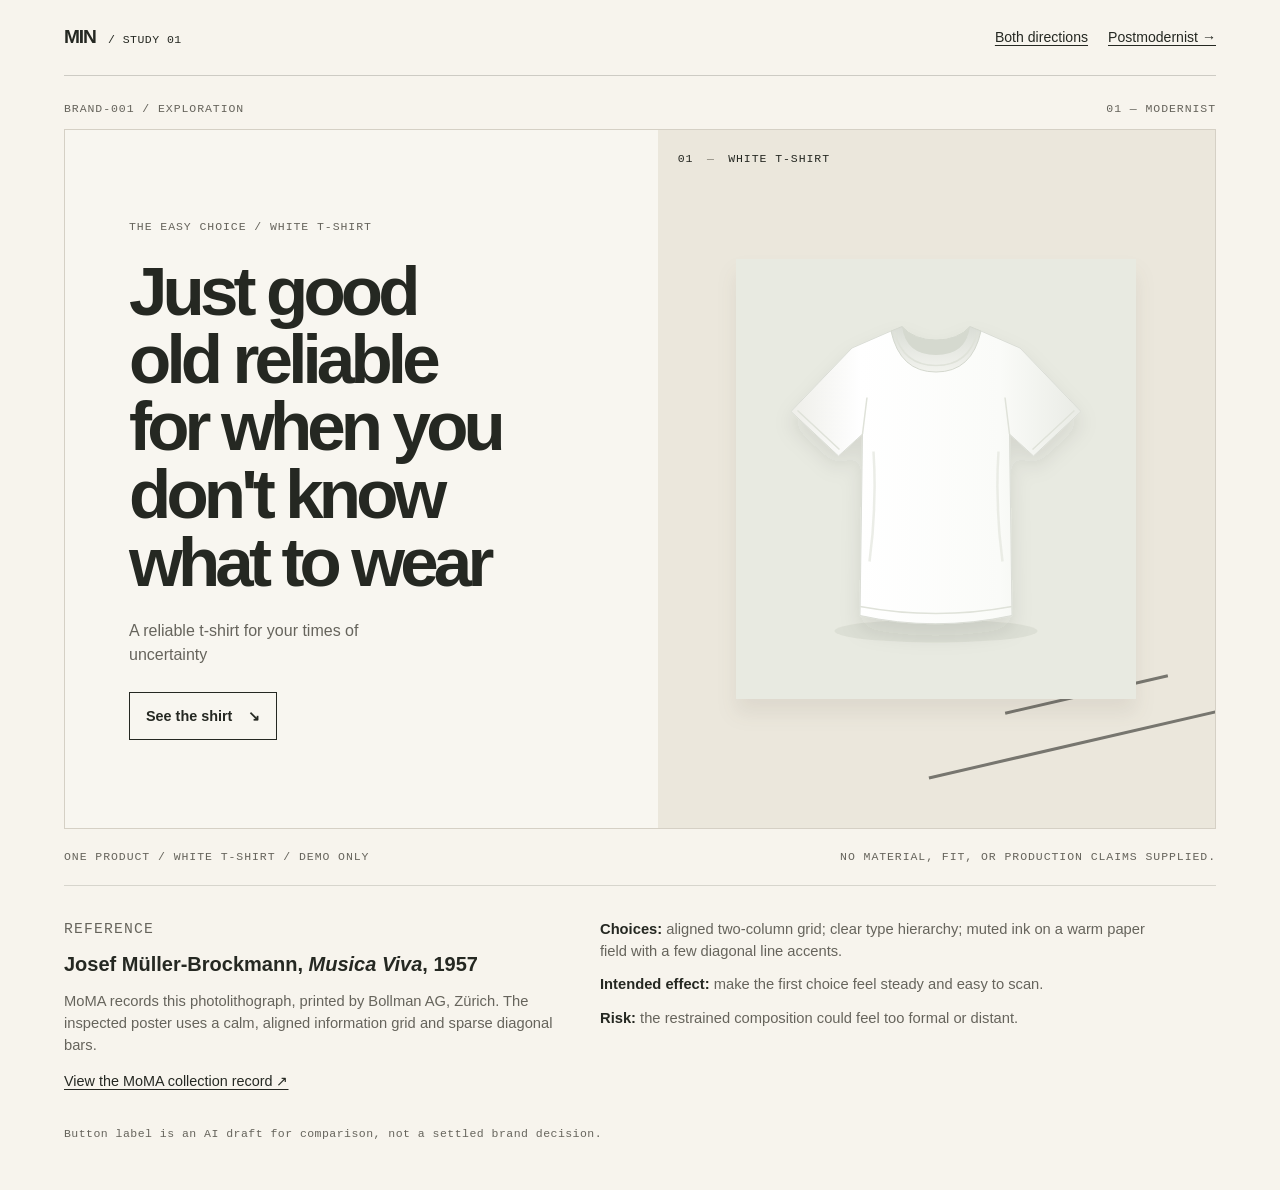
<file: public/explorations/min-modernist.html>
<!doctype html>
<html lang="en">
  <head>
    <meta charset="utf-8" />
    <meta name="viewport" content="width=device-width, initial-scale=1" />
    <meta
      name="description"
      content="Modernist hero exploration for Min's white T-shirt."
    />
    <title>Min — modernist hero exploration</title>
    <link rel="stylesheet" href="preview.css" />
  </head>
  <body class="direction-page modernist-page">
    <a class="skip-link" href="#main">Skip to preview</a>
    <header class="preview-header">
      <a class="preview-brand" href="index.html">MIN <span>/ STUDY 01</span></a>
      <nav aria-label="Preview navigation">
        <a href="index.html">Both directions</a>
        <a href="min-postmodernist.html">Postmodernist →</a>
      </nav>
    </header>
    <main id="main" class="direction-main">
      <div class="direction-label">
        <span>BRAND-001 / exploration</span>
        <span>01 — modernist</span>
      </div>
      <section class="hero modern-hero" aria-labelledby="modern-title">
        <div class="modern-copy">
          <p class="hero-eyebrow">The easy choice / white T-shirt</p>
          <h1 id="modern-title">
            Just good old reliable for when you don't know what to wear
          </h1>
          <p class="hero-support">
            A reliable t-shirt for your times of uncertainty
          </p>
          <a class="hero-action" href="#product"
            >See the shirt <span aria-hidden="true">↘</span></a
          >
        </div>
        <div class="modern-product">
          <span class="product-index">01 <span>—</span> WHITE T-SHIRT</span>
          <img
            class="shirt-art"
            src="../assets/white-shirt.svg"
            alt="Plain white, unbranded short-sleeved T-shirt"
            width="800"
            height="880"
          />
          <span class="line-mark line-mark-one" aria-hidden="true"></span>
          <span class="line-mark line-mark-two" aria-hidden="true"></span>
          <span class="line-mark line-mark-three" aria-hidden="true"></span>
        </div>
      </section>
      <section
        id="product"
        class="product-summary"
        aria-label="Shared product facts"
      >
        <p>One product / white T-shirt / demo only</p>
        <span>No material, fit, or production claims supplied.</span>
      </section>
      <aside class="annotation" aria-labelledby="annotation-title">
        <div>
          <p class="annotation-kicker">Reference</p>
          <h2 id="annotation-title">
            Josef Müller-Brockmann, <em>Musica Viva</em>, 1957
          </h2>
          <p>
            MoMA records this photolithograph, printed by Bollman AG, Zürich.
            The inspected poster uses a calm, aligned information grid and
            sparse diagonal bars.
          </p>
          <a
            href="https://www.moma.org/collection/works/4885"
            target="_blank"
            rel="noopener noreferrer"
            >View the MoMA collection record ↗</a
          >
        </div>
        <div class="annotation-details">
          <p>
            <strong>Choices:</strong> aligned two-column grid; clear type
            hierarchy; muted ink on a warm paper field with a few diagonal line
            accents.
          </p>
          <p>
            <strong>Intended effect:</strong> make the first choice feel steady
            and easy to scan.
          </p>
          <p>
            <strong>Risk:</strong> the restrained composition could feel too
            formal or distant.
          </p>
        </div>
      </aside>
      <p class="draft-note">
        Button label is an AI draft for comparison, not a settled brand
        decision.
      </p>
    </main>
  </body>
</html>
</file>
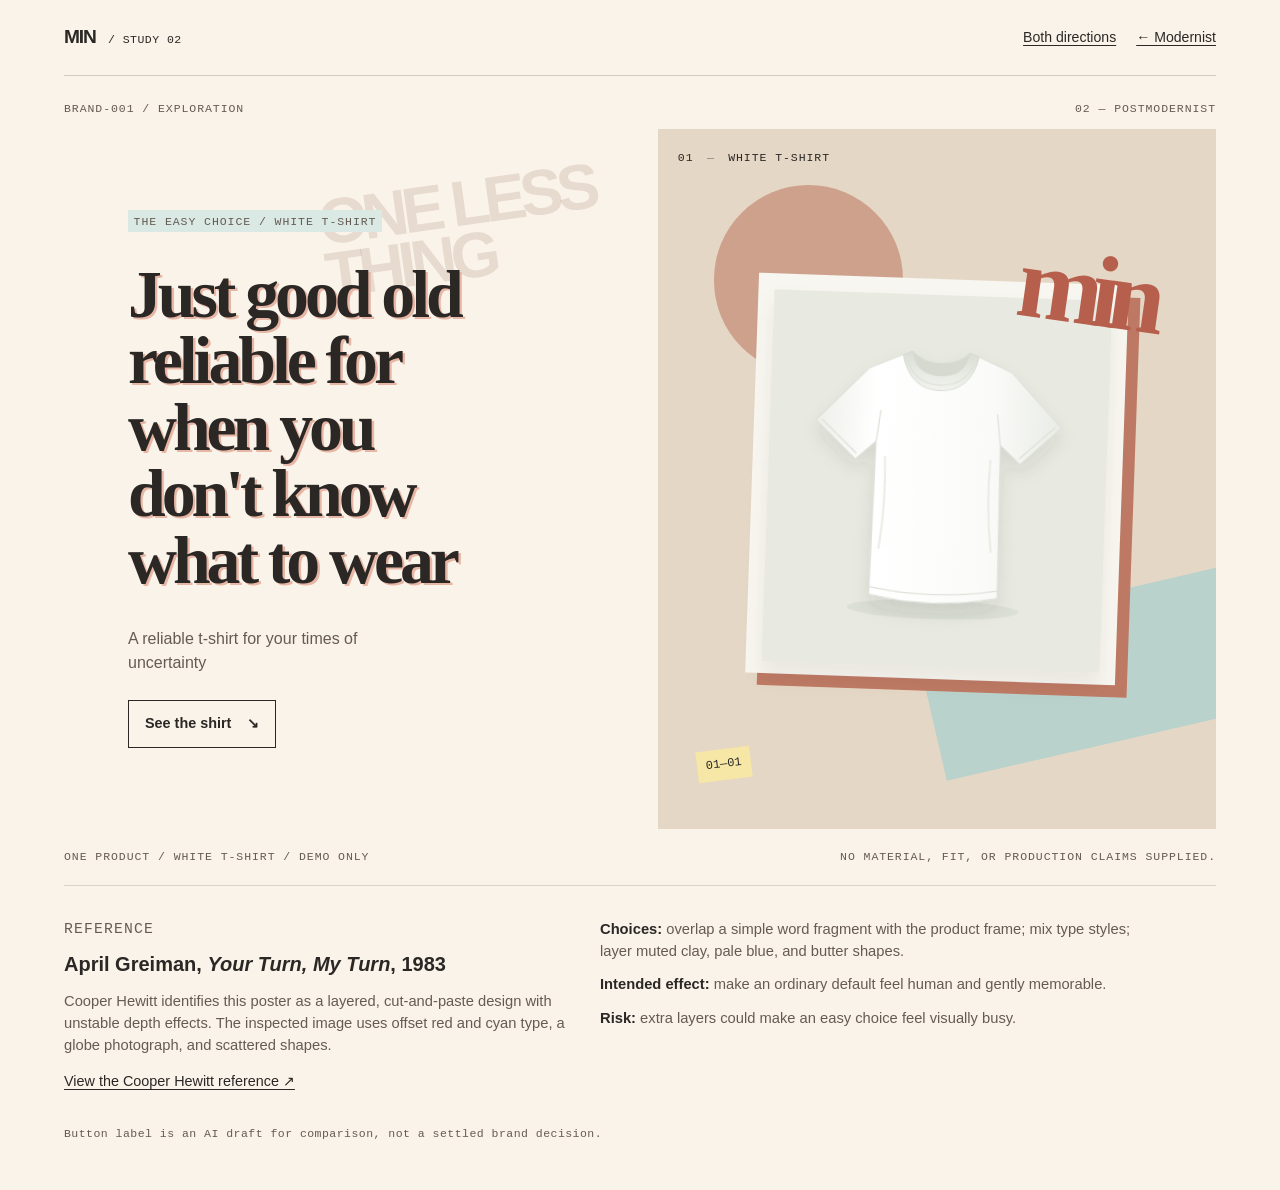
<file: public/explorations/min-postmodernist.html>
<!doctype html>
<html lang="en">
  <head>
    <meta charset="utf-8" />
    <meta name="viewport" content="width=device-width, initial-scale=1" />
    <meta
      name="description"
      content="Postmodern hero exploration for Min's white T-shirt."
    />
    <title>Min — postmodernist hero exploration</title>
    <link rel="stylesheet" href="preview.css" />
  </head>
  <body class="direction-page postmodern-page">
    <a class="skip-link" href="#main">Skip to preview</a>
    <header class="preview-header">
      <a class="preview-brand" href="index.html">MIN <span>/ STUDY 02</span></a>
      <nav aria-label="Preview navigation">
        <a href="index.html">Both directions</a>
        <a href="min-modernist.html">← Modernist</a>
      </nav>
    </header>
    <main id="main" class="direction-main">
      <div class="direction-label">
        <span>BRAND-001 / exploration</span>
        <span>02 — postmodernist</span>
      </div>
      <section class="hero post-hero" aria-labelledby="post-title">
        <div class="post-copy">
          <span class="post-stamp" aria-hidden="true">ONE LESS<br />THING</span>
          <p class="hero-eyebrow">The easy choice / white T-shirt</p>
          <h1 id="post-title">
            Just good old reliable for when you don't know what to wear
          </h1>
          <p class="hero-support">
            A reliable t-shirt for your times of uncertainty
          </p>
          <a class="hero-action" href="#product"
            >See the shirt <span aria-hidden="true">↘</span></a
          >
        </div>
        <div class="post-product">
          <span class="product-index">01 <span>—</span> WHITE T-SHIRT</span>
          <span class="post-shape post-shape-circle" aria-hidden="true"></span>
          <span class="post-shape post-shape-block" aria-hidden="true"></span>
          <span class="post-word post-word-min" aria-hidden="true">min</span>
          <figure class="shirt-frame">
            <img
              class="shirt-art"
              src="../assets/white-shirt.svg"
              alt="Plain white, unbranded short-sleeved T-shirt"
              width="800"
              height="880"
            />
          </figure>
          <span class="post-date" aria-hidden="true">01—01</span>
        </div>
      </section>
      <section
        id="product"
        class="product-summary"
        aria-label="Shared product facts"
      >
        <p>One product / white T-shirt / demo only</p>
        <span>No material, fit, or production claims supplied.</span>
      </section>
      <aside class="annotation" aria-labelledby="annotation-title">
        <div>
          <p class="annotation-kicker">Reference</p>
          <h2 id="annotation-title">
            April Greiman, <em>Your Turn, My Turn</em>, 1983
          </h2>
          <p>
            Cooper Hewitt identifies this poster as a layered, cut-and-paste
            design with unstable depth effects. The inspected image uses offset
            red and cyan type, a globe photograph, and scattered shapes.
          </p>
          <a
            href="https://www.cooperhewitt.org/2017/08/30/26363/"
            target="_blank"
            rel="noopener noreferrer"
            >View the Cooper Hewitt reference ↗</a
          >
        </div>
        <div class="annotation-details">
          <p>
            <strong>Choices:</strong> overlap a simple word fragment with the
            product frame; mix type styles; layer muted clay, pale blue, and
            butter shapes.
          </p>
          <p>
            <strong>Intended effect:</strong> make an ordinary default feel
            human and gently memorable.
          </p>
          <p>
            <strong>Risk:</strong> extra layers could make an easy choice feel
            visually busy.
          </p>
        </div>
      </aside>
      <p class="draft-note">
        Button label is an AI draft for comparison, not a settled brand
        decision.
      </p>
    </main>
  </body>
</html>
</file>
<file: public/styles.css>
/* Shared brand tokens. Change these after you agree on your brand direction.
   Both the storefront and the live style guide use this file. */
:root {
  --color-paper: #f8f5ef;
  --color-ink: #252822;
  --color-muted: #5c6058;
  --color-line: #d8d2c7;
  --color-accent: #dfc6b2;
  --color-soft: #eee8df;
  --color-white: #fff;
  --color-danger: #992e28;
  --font-body:
    system-ui, -apple-system, blinkmacsystemfont, "Segoe UI", sans-serif;
  --font-display:
    system-ui, -apple-system, blinkmacsystemfont, "Segoe UI", sans-serif;
  --font-mono: ui-monospace, sfmono-regular, consolas, monospace;
  --space-1: 0.5rem;
  --space-2: 1rem;
  --space-3: 1.5rem;
  --space-4: 2rem;
  --space-5: 3rem;
  --space-6: 4rem;
  --page-width: 1440px;
}

* {
  box-sizing: border-box;
}

html {
  scroll-behavior: smooth;
  scroll-padding-top: 1.5rem;
}

body {
  margin: 0;
  background: var(--color-paper);
  color: var(--color-ink);
  font-family: var(--font-body);
  line-height: 1.6;
  -webkit-font-smoothing: antialiased;
}

img,
svg {
  display: block;
  max-width: 100%;
}

button,
a,
input {
  -webkit-tap-highlight-color: transparent;
}

a {
  color: inherit;
  text-underline-offset: 0.2em;
  text-decoration-thickness: 1px;
}

a:hover {
  text-decoration-thickness: 2px;
}

button,
input {
  font: inherit;
}

button {
  cursor: pointer;
}

button:disabled {
  cursor: default;
}

:focus-visible {
  outline: 3px solid var(--color-ink);
  outline-offset: 5px;
}

[hidden] {
  display: none !important;
}

::selection {
  background: var(--color-accent);
  color: var(--color-ink);
}

h1,
h2,
h3,
p {
  margin: 0;
}

h1,
h2,
h3 {
  font-family: var(--font-display);
  font-weight: 550;
}

h1 {
  font-size: clamp(3.4rem, 6.25vw, 6.6rem);
  line-height: 0.99;
  letter-spacing: -0.075em;
}

h2 {
  font-size: clamp(2rem, 3.6vw, 3.75rem);
  line-height: 1.08;
  letter-spacing: -0.055em;
}

h3 {
  font-size: 1.3rem;
  line-height: 1.3;
  letter-spacing: -0.03em;
}

p + p {
  margin-top: var(--space-2);
}

.wrap {
  width: min(calc(100% - 6rem), var(--page-width));
  margin-inline: auto;
}

.muted {
  color: var(--color-muted);
}

.eyebrow,
.micro-label,
.visual-label,
.image-caption,
.section-number,
.type-label,
.token-name {
  font-family: var(--font-mono);
  font-size: 0.68rem;
  font-weight: 500;
  line-height: 1.5;
  letter-spacing: 0.06em;
  text-transform: uppercase;
}

.eyebrow {
  display: flex;
  align-items: center;
  gap: 0.55rem;
}

.status-dot {
  width: 7px;
  height: 7px;
  display: inline-block;
  background: var(--color-ink);
  border-radius: 50%;
}

.skip-link {
  position: fixed;
  top: 8px;
  left: 8px;
  z-index: 10;
  transform: translateY(-180%);
  padding: 0.75rem 1rem;
  background: var(--color-ink);
  color: var(--color-white);
}

.skip-link:focus {
  transform: translateY(0);
}

.starter-notice {
  display: flex;
  justify-content: space-between;
  align-items: center;
  gap: 1.5rem;
  padding: 0.8rem 3rem;
  background: var(--color-accent);
  font-size: 0.73rem;
  line-height: 1.5;
}

.starter-notice a {
  flex-shrink: 0;
  font-weight: 650;
}

.site-header {
  min-height: 106px;
  display: flex;
  align-items: center;
  gap: 3rem;
  border-bottom: 1px solid var(--color-line);
}

.brand-link {
  display: inline-block;
  flex-shrink: 0;
}

.wordmark {
  width: 150px;
  height: auto;
}

.main-nav {
  display: flex;
  justify-content: center;
  align-items: center;
  gap: 2rem;
  margin-inline: auto;
}

.nav-link,
.bag-link {
  text-decoration: none;
  font-size: 0.8rem;
}

.nav-link {
  padding-block: 0.5rem;
  border-bottom: 1px solid transparent;
}

.nav-link:hover,
.nav-link[aria-current="page"] {
  border-color: currentcolor;
}

.bag-link {
  display: flex;
  align-items: center;
  gap: 0.65rem;
  white-space: nowrap;
}

.bag-count {
  display: grid;
  place-items: center;
  min-width: 1.7rem;
  height: 1.7rem;
  border: 1px solid var(--color-ink);
  border-radius: 50%;
  font-size: 0.7rem;
}

.product-section {
  display: grid;
  grid-template-columns: 1.13fr 1fr;
  gap: clamp(3rem, 7vw, 8rem);
  padding-block: var(--space-5) 5rem;
  align-items: start;
}

.product-visual {
  position: relative;
  background: var(--color-soft);
}

.visual-label {
  position: absolute;
  z-index: 1;
  inset: 1.3rem 1.4rem auto;
  display: flex;
  justify-content: space-between;
  gap: 1rem;
  font-size: 0.6rem;
}

.shirt-image {
  width: 100%;
  height: auto;
  aspect-ratio: 800 / 880;
  object-fit: contain;
}

.image-caption {
  display: flex;
  align-items: center;
  justify-content: space-between;
  gap: 1rem;
  padding: 1.2rem 1.4rem;
  border-top: 1px solid var(--color-line);
  font-size: 0.59rem;
}

.image-caption > :last-child {
  font-family: var(--font-body);
  font-size: 1.5rem;
  line-height: 1;
}

.product-information {
  max-width: 530px;
  padding-block: 1rem;
}

.product-information h1 {
  margin-top: 1.6rem;
}

.min-headline {
  max-width: 11ch;
  font-size: clamp(3rem, 5.3vw, 5.35rem);
  line-height: 0.99;
  letter-spacing: -0.075em;
  text-wrap: balance;
}

.hero-action {
  margin-top: 1.25rem;
}

.styling-tip {
  max-width: 430px;
  margin-top: 1.5rem;
  padding: 1rem 1.1rem;
  border-left: 2px solid var(--color-accent);
  background: var(--color-soft);
}

.styling-tip p {
  margin-top: 0.35rem;
  font-size: 0.8rem;
}

.product-intro {
  font-size: 1.2rem;
  line-height: 1.5;
  margin-top: 1.8rem;
  letter-spacing: -0.025em;
}

.product-description {
  margin-top: 0.6rem;
  font-size: 0.88rem;
  max-width: 430px;
}

.price-row {
  display: flex;
  align-items: center;
  justify-content: space-between;
  gap: 1rem;
  margin-block: 2rem 1.5rem;
  padding-bottom: 1.2rem;
  border-bottom: 1px solid var(--color-line);
}

.price {
  font-size: 1.65rem;
  letter-spacing: -0.04em;
  font-weight: 600;
}

.price span {
  font-family: var(--font-mono);
  font-size: 0.65rem;
  font-weight: 400;
  letter-spacing: 0;
  margin-left: 0.25rem;
}

.price-row .micro-label {
  color: var(--color-muted);
  font-size: 0.6rem;
}

fieldset {
  padding: 0;
  margin: 0;
  border: 0;
  min-width: 0;
}

legend {
  padding: 0;
  font-size: 0.84rem;
  font-weight: 650;
}

.field-help {
  margin-top: 0.3rem;
  color: var(--color-muted);
  font-size: 0.74rem;
}

.size-options {
  display: grid;
  grid-template-columns: repeat(4, 1fr);
  gap: 0.6rem;
  margin-top: 1rem;
}

.size-option {
  position: relative;
  cursor: pointer;
}

.size-option input {
  position: absolute;
  opacity: 0;
  width: 100%;
  height: 100%;
  margin: 0;
  cursor: pointer;
}

.size-option span {
  display: grid;
  place-items: center;
  min-height: 3.2rem;
  border: 1px solid var(--color-line);
  background: var(--color-paper);
  font-size: 0.83rem;
  transition:
    background 150ms ease,
    border-color 150ms ease;
}

.size-option input:checked + span {
  background: var(--color-ink);
  border-color: var(--color-ink);
  color: var(--color-paper);
}

.size-option input:hover + span {
  border-color: var(--color-ink);
}

.size-option input:focus-visible + span {
  outline: 3px solid var(--color-ink);
  outline-offset: 4px;
}

.size-option input:focus-visible {
  outline: none;
}

.field-error {
  color: var(--color-danger);
  font-size: 0.8rem;
  margin-top: 0.9rem;
  font-weight: 550;
}

.button {
  display: inline-flex;
  align-items: center;
  justify-content: space-between;
  gap: 2rem;
  min-height: 3.4rem;
  border: 1px solid var(--color-ink);
  padding: 0.9rem 1.25rem;
  font-size: 0.82rem;
  font-weight: 550;
  line-height: 1.4;
  text-decoration: none;
  transition:
    background 150ms ease,
    color 150ms ease;
}

.button > span[aria-hidden] {
  font-size: 1.25rem;
  line-height: 1;
}

.button-primary {
  background: var(--color-ink);
  color: var(--color-paper);
}

.button-primary:hover {
  background: var(--color-accent);
  color: var(--color-ink);
}

.button-secondary {
  background: transparent;
  color: var(--color-ink);
}

.button-secondary:hover {
  background: var(--color-soft);
}

.add-button {
  width: 100%;
  margin-top: 1.4rem;
}

.demo-disclaimer {
  font-size: 0.68rem;
  line-height: 1.65;
  color: var(--color-muted);
  margin-top: 0.9rem;
  max-width: 420px;
}

.product-facts {
  margin-bottom: 0;
  margin-top: 1.8rem;
}

.product-facts div {
  display: flex;
  justify-content: space-between;
  gap: 1rem;
  padding-block: 0.62rem;
  border-top: 1px solid var(--color-line);
  font-size: 0.71rem;
}

.product-facts dt {
  color: var(--color-muted);
}

.product-facts dd {
  margin: 0;
  font-weight: 500;
  text-align: right;
}

.bag-section {
  display: grid;
  grid-template-columns: 1fr 1fr;
  gap: 3rem;
  border-top: 1px solid var(--color-line);
  padding-block: 3rem;
}

.bag-section h2 {
  margin-top: 0.6rem;
  font-size: clamp(2rem, 3vw, 3rem);
}

.bag-details {
  padding-top: 0.2rem;
  font-size: 0.85rem;
}

.bag-message {
  max-width: 500px;
}

.bag-items {
  list-style: none;
  margin: 1rem 0;
  padding: 0;
}

.bag-items:empty {
  margin: 0;
}

.bag-items li {
  padding-block: 0.55rem;
  border-bottom: 1px solid var(--color-line);
  font-size: 0.78rem;
}

.text-button {
  padding: 0.5rem 0;
  border: 0;
  background: transparent;
  color: var(--color-ink);
  font-size: 0.8rem;
  text-decoration: underline;
  text-underline-offset: 0.25rem;
}

.text-button:disabled {
  opacity: 0.5;
}

.bag-details .field-help {
  margin-top: 0.4rem;
  font-size: 0.69rem;
}

.starter-next {
  display: grid;
  grid-template-columns: 1fr 1fr;
  gap: 1.5rem 3rem;
  background: var(--color-accent);
  padding: 2.7rem 3rem 3rem;
  margin-block: 1rem 4rem;
}

.starter-next > .eyebrow {
  grid-column: 1 / -1;
}

.starter-next > div {
  max-width: 470px;
  font-size: 0.86rem;
}

.starter-next .button {
  margin-top: 1.6rem;
}

.site-footer {
  display: flex;
  align-items: center;
  justify-content: space-between;
  gap: 2rem;
  border-top: 1px solid var(--color-line);
  padding-block: 1.6rem;
  font-size: 0.67rem;
  color: var(--color-muted);
}

.footer-tagline {
  margin: 0;
}

.footer-separator {
  margin-inline: 0.6rem;
  color: var(--color-ink);
}

.site-footer a {
  color: var(--color-ink);
}

/* Shared editorial pages */
.page-hero {
  padding-block: 4.5rem 3.8rem;
  display: grid;
  grid-template-columns: 1.25fr 0.75fr;
  align-items: end;
  gap: 1.3rem 4rem;
}

.page-hero > .eyebrow {
  grid-column: 1 / -1;
}

.page-hero h1 {
  font-size: clamp(3.5rem, 6.8vw, 7.3rem);
}

.page-hero .hero-summary {
  max-width: 400px;
  font-size: 0.95rem;
  color: var(--color-muted);
  padding-bottom: 0.25rem;
}

.hero-summary strong {
  font-weight: 550;
  color: var(--color-ink);
}

.page-subnav {
  display: flex;
  flex-wrap: wrap;
  gap: 0.6rem 1.8rem;
  padding-block: 1rem;
  border-top: 1px solid var(--color-line);
  border-bottom: 1px solid var(--color-line);
  font-size: 0.76rem;
}

.section-link {
  text-decoration: none;
}

.section-link:hover {
  text-decoration: underline;
}

.guide-section {
  padding-block: 3rem;
  border-bottom: 1px solid var(--color-line);
  display: grid;
  grid-template-columns: 0.32fr 1fr;
  column-gap: 3rem;
}

.section-heading .section-number {
  color: var(--color-muted);
  display: block;
  margin-bottom: 0.8rem;
}

.section-heading h2 {
  font-size: clamp(1.7rem, 2.5vw, 2.65rem);
}

.section-heading p {
  font-size: 0.78rem;
  color: var(--color-muted);
  margin-top: 1rem;
  max-width: 210px;
}

.guide-content {
  min-width: 0;
}

.draft-label {
  display: inline-block;
  padding: 0.3rem 0.55rem;
  background: var(--color-accent);
  color: var(--color-ink);
  font-family: var(--font-mono);
  font-size: 0.6rem;
  line-height: 1.4;
  letter-spacing: 0.03em;
  text-transform: uppercase;
}

.decision-grid {
  display: grid;
  grid-template-columns: repeat(3, 1fr);
  gap: 1.5rem;
  margin-top: 1.6rem;
}

.decision-grid > div {
  border-top: 1px solid var(--color-line);
  padding-top: 0.8rem;
}

.decision-grid h3 {
  font-size: 0.85rem;
  font-weight: 650;
  letter-spacing: 0;
}

.decision-grid p {
  font-size: 0.8rem;
  color: var(--color-muted);
  margin-top: 0.5rem;
}

.decision-grid .undecided {
  font-size: 1.5rem;
  font-weight: 450;
  color: var(--color-ink);
  letter-spacing: -0.04em;
}

.logo-board {
  min-height: 230px;
  display: grid;
  place-items: center;
  padding: 3rem;
  background: var(--color-white);
  border: 1px solid var(--color-line);
}

.logo-board img {
  width: min(100%, 380px);
}

.logo-variants {
  display: grid;
  grid-template-columns: 1fr 1fr;
  border: 1px solid var(--color-line);
  border-top: 0;
}

.logo-variant {
  min-height: 140px;
  padding: 1.5rem;
  display: flex;
  flex-direction: column;
  justify-content: space-between;
  gap: 1.5rem;
}

.logo-variant + .logo-variant {
  border-left: 1px solid var(--color-line);
}

.logo-small {
  width: 110px;
  height: auto;
}

.logo-mono {
  width: 190px;
  filter: brightness(0);
}

.logo-variant p,
.guide-note {
  font-size: 0.73rem;
  color: var(--color-muted);
}

.guide-note {
  margin-top: 1rem;
  max-width: 680px;
}

.palette-grid {
  display: grid;
  grid-template-columns: repeat(5, 1fr);
  gap: 0.65rem;
}

.color-swatch {
  height: 120px;
  border: 1px solid var(--color-line);
  background: var(--swatch-color);
}

.palette-card h3 {
  font-size: 0.76rem;
  letter-spacing: 0;
  font-weight: 650;
  margin-top: 0.65rem;
}

.palette-card code {
  font-family: var(--font-mono);
  font-size: 0.65rem;
  color: var(--color-muted);
  display: block;
  margin-top: 0.15rem;
}

.palette-card p {
  font-size: 0.66rem;
  color: var(--color-muted);
  margin-top: 0.4rem;
  line-height: 1.5;
}

.type-specimen {
  border-top: 1px solid var(--color-line);
  padding-block: 1.3rem;
}

.type-specimen:first-child {
  border-top: 0;
  padding-top: 0;
}

.type-label {
  display: block;
  margin-bottom: 1rem;
  color: var(--color-muted);
  font-size: 0.6rem;
}

.type-display {
  font-family: var(--font-display);
  font-size: clamp(2.5rem, 4.5vw, 5rem);
  font-weight: 550;
  letter-spacing: -0.075em;
  line-height: 1;
  max-width: 700px;
}

.type-body {
  font-family: var(--font-body);
  font-size: 1rem;
  max-width: 570px;
}

.type-mono {
  font-family: var(--font-mono);
  text-transform: uppercase;
  font-size: 0.7rem;
  letter-spacing: 0.06em;
}

.spacing-grid {
  display: flex;
  flex-wrap: wrap;
  align-items: start;
  gap: 2rem;
}

.spacing-token {
  min-width: 52px;
}

.spacing-bar {
  width: var(--token-size);
  height: 40px;
  background: var(--color-ink);
  margin-bottom: 0.9rem;
}

.token-name {
  display: block;
  font-size: 0.6rem;
}

.spacing-token code {
  font-family: var(--font-mono);
  color: var(--color-muted);
  font-size: 0.65rem;
}

.button-samples {
  display: flex;
  flex-wrap: wrap;
  gap: 1rem;
}

.button-samples .button {
  min-width: 185px;
}

.voice-grid {
  display: grid;
  grid-template-columns: 1fr 1fr;
  gap: 2rem;
}

.voice-grid h3 {
  font-size: 0.95rem;
  font-weight: 600;
  margin-bottom: 0.65rem;
}

.voice-grid p {
  font-size: 0.84rem;
  color: var(--color-muted);
}

.voice-example {
  font-size: 1.7rem !important;
  color: var(--color-ink) !important;
  letter-spacing: -0.035em;
  line-height: 1.3;
}

.guide-footer-note {
  display: flex;
  gap: 2rem;
  align-items: center;
  justify-content: space-between;
  background: var(--color-soft);
  padding: 1.5rem 2rem;
  margin-block: 2rem 4rem;
}

.guide-footer-note p {
  font-size: 0.83rem;
  max-width: 680px;
}

.guide-footer-note a {
  font-size: 0.8rem;
  white-space: nowrap;
}

@media (width >= 1600px) {
  .product-section {
    gap: 8rem;
  }
}

@media (width <= 1100px) {
  .wrap {
    width: calc(100% - 4rem);
  }

  .starter-notice {
    padding-inline: 2rem;
  }

  .site-header {
    gap: 1.7rem;
  }

  .main-nav {
    gap: 1.25rem;
  }

  .product-section {
    gap: 3rem;
    align-items: start;
  }

  .product-information h1 {
    font-size: clamp(3.4rem, 7vw, 5rem);
  }

  .product-information .min-headline {
    font-size: clamp(3rem, 5.3vw, 5.35rem);
  }

  .product-information {
    padding-top: 0.5rem;
  }

  .product-intro {
    margin-top: 1.4rem;
  }

  .price-row {
    margin-top: 1.5rem;
  }

  .page-hero {
    column-gap: 2rem;
  }

  .guide-section {
    grid-template-columns: 0.35fr 1fr;
    gap: 2rem;
  }

  .palette-grid {
    grid-template-columns: repeat(3, 1fr);
    row-gap: 1.6rem;
  }
}

@media (width <= 760px) {
  .wrap {
    width: calc(100% - 2.5rem);
  }

  .starter-notice {
    padding: 0.75rem 1.25rem;
    font-size: 0.67rem;
    gap: 1rem;
  }

  .starter-notice > span {
    max-width: 480px;
  }

  .starter-notice a {
    font-size: 0.65rem;
  }

  .site-header {
    min-height: 108px;
    display: grid;
    grid-template-columns: 1fr auto;
    gap: 0.5rem 1rem;
    padding-block: 1.2rem 1rem;
  }

  .wordmark {
    width: 130px;
  }

  .main-nav {
    grid-row: 2;
    grid-column: 1 / -1;
    margin: 0;
    justify-content: flex-start;
    gap: 1.5rem;
  }

  .nav-link,
  .bag-link {
    font-size: 0.73rem;
  }

  .bag-link {
    grid-column: 2;
    grid-row: 1;
  }

  .bag-count {
    min-width: 1.5rem;
    height: 1.5rem;
  }

  .product-section {
    grid-template-columns: 1fr;
    gap: 2rem;
    padding-block: 1.5rem 3rem;
  }

  .product-visual {
    max-width: 600px;
    width: 100%;
    margin-inline: auto;
  }

  .shirt-image {
    max-height: 530px;
  }

  .product-information {
    max-width: none;
    padding: 0;
  }

  .product-information h1 {
    font-size: clamp(4.2rem, 13vw, 7rem);
    margin-top: 1rem;
  }

  .product-information .min-headline {
    font-size: clamp(3.2rem, 11vw, 5.3rem);
  }

  .product-intro {
    font-size: 1.1rem;
    margin-top: 1.4rem;
  }

  .product-description {
    max-width: 580px;
  }

  .product-facts {
    margin-top: 1.5rem;
  }

  .bag-section {
    grid-template-columns: 1fr;
    gap: 1.3rem;
    padding-block: 2rem;
  }

  .bag-section h2 {
    margin-top: 0.6rem;
  }

  .starter-next {
    grid-template-columns: 1fr;
    padding: 1.8rem;
    gap: 1.3rem;
    margin-block: 1rem 3rem;
  }

  .starter-next > div {
    max-width: none;
  }

  .site-footer {
    flex-wrap: wrap;
    gap: 0.7rem 2rem;
    padding-block: 1.5rem;
  }

  .footer-tagline {
    display: none;
  }

  .page-hero {
    padding-block: 2.5rem;
    grid-template-columns: 1fr;
    row-gap: 1.4rem;
  }

  .page-hero h1 {
    font-size: clamp(3.7rem, 11vw, 6rem);
  }

  .page-hero .hero-summary {
    max-width: 570px;
    font-size: 0.9rem;
  }

  .page-subnav {
    gap: 0.6rem 1.2rem;
    font-size: 0.72rem;
  }

  .guide-section {
    grid-template-columns: 1fr;
    gap: 1.8rem;
    padding-block: 2.3rem;
  }

  .section-heading {
    display: grid;
    grid-template-columns: 1fr 1fr;
    column-gap: 2rem;
  }

  .section-heading .section-number {
    grid-column: 1 / -1;
    margin-bottom: 0.5rem;
  }

  .section-heading p {
    max-width: none;
    margin: 0;
    font-size: 0.73rem;
  }

  .decision-grid {
    gap: 1rem;
  }

  .decision-grid .undecided {
    font-size: 1.3rem;
  }

  .decision-grid p {
    font-size: 0.73rem;
  }

  .palette-grid {
    grid-template-columns: repeat(5, 1fr);
  }

  .color-swatch {
    height: 85px;
  }

  .palette-card p {
    font-size: 0.62rem;
  }

  .palette-card code {
    font-size: 0.57rem;
  }

  .guide-footer-note {
    flex-direction: column;
    align-items: start;
    gap: 1rem;
    margin-block: 1.5rem 3rem;
    padding: 1.5rem;
  }
}

@media (width <= 420px) {
  .starter-notice {
    align-items: start;
    flex-direction: column;
    gap: 0.35rem;
  }

  .visual-label {
    inset: 1rem 1rem auto;
    font-size: 0.53rem;
  }

  .image-caption {
    font-size: 0.53rem;
    padding: 1rem;
  }

  .price-row .micro-label {
    font-size: 0.54rem;
  }

  .section-heading {
    grid-template-columns: 1fr;
    gap: 0.6rem;
  }

  .section-heading .section-number {
    margin: 0;
  }

  .decision-grid {
    grid-template-columns: 1fr;
    gap: 1.2rem;
  }

  .decision-grid > div {
    display: grid;
    grid-template-columns: 0.5fr 1fr;
    gap: 0.4rem 1rem;
  }

  .decision-grid p {
    margin-top: 0;
  }

  .decision-grid p:last-child {
    grid-column: 2;
  }

  .palette-grid {
    grid-template-columns: repeat(3, 1fr);
  }

  .color-swatch {
    height: 90px;
  }

  .logo-board {
    min-height: 190px;
    padding: 2rem;
  }

  .logo-variants {
    grid-template-columns: 1fr;
  }

  .logo-variant {
    min-height: 125px;
  }

  .logo-variant + .logo-variant {
    border-left: 0;
    border-top: 1px solid var(--color-line);
  }

  .voice-grid {
    grid-template-columns: 1fr;
    gap: 1.5rem;
  }
}

@media (prefers-reduced-motion: reduce) {
  html {
    scroll-behavior: auto;
  }

  *,
  *::before,
  *::after {
    transition: none !important;
    animation: none !important;
  }
}
</file>
<file: public/explorations/preview.css>
/* Exploration-only styles. These selectors do not affect the storefront. */
* {
  box-sizing: border-box;
}

html {
  scroll-behavior: smooth;
}

body {
  margin: 0;
  color: #242620;
  background: #f7f4ed;
  font-family: Arial, Helvetica, sans-serif;
  line-height: 1.5;
}

a {
  color: inherit;
  text-underline-offset: 0.22em;
}

a:focus-visible {
  outline: 3px solid #20211e;
  outline-offset: 4px;
}

.comparison-page {
  min-height: 100vh;
  padding: clamp(1.5rem, 6vw, 5rem);
}

.comparison-wrap {
  width: min(100%, 900px);
  margin-inline: auto;
}

.comparison-kicker,
.comparison-number,
.direction-label,
.hero-eyebrow,
.product-index,
.annotation-kicker,
.draft-note,
.product-summary,
.preview-brand span {
  font-family: "Courier New", monospace;
  font-size: 0.72rem;
  letter-spacing: 0.08em;
  text-transform: uppercase;
}

.comparison-kicker {
  margin: 0 0 1rem;
}

.comparison-wrap h1 {
  max-width: 700px;
  margin: 0;
  font-size: clamp(2.5rem, 7vw, 5rem);
  line-height: 0.98;
  letter-spacing: -0.06em;
}

.comparison-intro {
  max-width: 580px;
  margin: 1.3rem 0 2.5rem;
  color: #59594f;
}

.comparison-links {
  display: grid;
  grid-template-columns: repeat(2, minmax(0, 1fr));
  gap: 1rem;
}

.comparison-card {
  display: grid;
  min-height: 210px;
  align-content: space-between;
  gap: 0.8rem;
  padding: 1.4rem;
  border: 1px solid #c9c2b5;
  text-decoration: none;
}

.comparison-card:hover {
  border-color: #242620;
}

.modern-card {
  background: #f0ede5;
}

.postmodern-card {
  background: linear-gradient(
    135deg,
    #efd7ca 0 45%,
    #dbe7e5 45% 76%,
    #eee1a5 76%
  );
}

.comparison-card strong {
  font-size: clamp(1.45rem, 4vw, 2rem);
  letter-spacing: -0.04em;
}

.logo-samples {
  display: grid;
  grid-template-columns: repeat(2, minmax(0, 1fr));
  gap: 1rem;
}

.logo-sample {
  display: grid;
  min-height: 190px;
  align-content: space-between;
  justify-items: start;
  gap: 1rem;
  padding: 1.4rem;
}

.logo-sample p,
.logo-sample span {
  margin: 0;
  font-family: "Courier New", monospace;
  font-size: 0.7rem;
  letter-spacing: 0.08em;
}

.logo-paper {
  border: 1px solid #c9c2b5;
  background: #f0ede5;
}

.logo-ink {
  background: #252822;
  color: #f7f4ed;
}

.logo-large {
  width: 108px;
  height: auto;
}

.logo-small {
  width: 52px;
  height: auto;
}

.logo-reversed {
  filter: brightness(0) invert(1);
}

.logo-review {
  margin-top: 2rem;
}

.logo-review h2 {
  margin: 0 0 0.7rem;
  font-size: 1.25rem;
}

.logo-review ul {
  display: grid;
  gap: 0.45rem;
  margin: 0;
  padding-left: 1.2rem;
}

.comparison-note {
  margin: 1.5rem 0 1.25rem;
  color: #59594f;
  font-size: 0.9rem;
}

.back-link {
  display: inline-block;
  margin-top: 0.5rem;
}

.direction-page {
  min-height: 100vh;
  padding: 0 clamp(1rem, 5vw, 4.5rem) 3rem;
}

.modernist-page {
  --ink: #252822;
  --paper: #f7f4ed;
  --field: #ebe7dc;
  --muted: #66645c;

  background: var(--paper);
  color: var(--ink);
}

.postmodern-page {
  --ink: #2a2725;
  --paper: #faf3e9;
  --field: #f1ddd0;
  --muted: #655b54;

  background: var(--paper);
  color: var(--ink);
}

.skip-link {
  position: absolute;
  top: 0.5rem;
  left: 0.5rem;
  z-index: 10;
  transform: translateY(-180%);
  padding: 0.6rem 0.9rem;
  background: #242620;
  color: #fff;
}

.skip-link:focus {
  transform: translateY(0);
}

.preview-header {
  display: flex;
  min-height: 76px;
  align-items: center;
  justify-content: space-between;
  gap: 1rem;
  border-bottom: 1px solid color-mix(in srgb, currentcolor 20%, transparent);
}

.preview-brand {
  font-size: 1.2rem;
  font-weight: 700;
  letter-spacing: -0.06em;
  text-decoration: none;
}

.preview-brand span {
  margin-left: 0.5rem;
  font-weight: 400;
  letter-spacing: 0.04em;
}

.preview-header nav {
  display: flex;
  gap: 1.25rem;
  font-size: 0.88rem;
}

.direction-main {
  width: min(100%, 1320px);
  margin-inline: auto;
}

.direction-label {
  display: flex;
  justify-content: space-between;
  gap: 1rem;
  margin-block: 1.5rem 0.75rem;
  color: var(--muted);
}

.hero {
  display: grid;
  min-height: min(64vw, 700px);
  grid-template-columns: 1fr 0.94fr;
  align-items: stretch;
  overflow: hidden;
}

.modern-hero {
  border: 1px solid #d5d0c5;
  background: #f8f6f0;
}

.modern-copy {
  display: flex;
  flex-direction: column;
  align-items: flex-start;
  justify-content: center;
  padding: clamp(1.5rem, 5vw, 5rem);
}

.hero-eyebrow {
  margin: 0 0 1.4rem;
  color: var(--muted);
}

.hero h1 {
  margin: 0;
  font-size: clamp(2.3rem, 5.4vw, 5.3rem);
  line-height: 0.98;
  letter-spacing: -0.07em;
}

.modern-hero h1 {
  max-width: 10ch;
  font-weight: 550;
}

.hero-support {
  max-width: 31ch;
  margin: 1.4rem 0 1.6rem;
  color: var(--muted);
  font-size: clamp(1rem, 1.25vw, 1.15rem);
}

.hero-action {
  display: inline-flex;
  min-height: 48px;
  align-items: center;
  gap: 1rem;
  padding: 0.75rem 1rem;
  border: 1px solid currentcolor;
  font-size: 0.9rem;
  font-weight: 600;
  text-decoration: none;
}

.hero-action:hover {
  background: var(--ink);
  color: var(--paper);
}

.modern-product {
  position: relative;
  display: grid;
  min-height: 480px;
  place-items: center;
  overflow: hidden;
  background: var(--field);
}

.product-index {
  position: absolute;
  z-index: 2;
  top: 1.25rem;
  left: 1.25rem;
}

.product-index span {
  padding-inline: 0.35rem;
  color: #858176;
}

.shirt-art {
  position: relative;
  z-index: 1;
  width: min(76%, 400px);
  height: auto;
  filter: drop-shadow(0 14px 10px rgb(62 53 39 / 8%));
}

.line-mark {
  position: absolute;
  right: -3%;
  bottom: 12%;
  height: 3px;
  background: #77766f;
  transform: rotate(-13deg);
}

.line-mark-one {
  width: 55%;
}

.line-mark-two {
  right: 8%;
  bottom: 19%;
  width: 30%;
}

.line-mark-three {
  right: 15%;
  bottom: 24%;
  width: 18%;
}

.post-hero {
  background: #f5eadc;
}

.post-copy {
  position: relative;
  z-index: 2;
  display: flex;
  flex-direction: column;
  align-items: flex-start;
  justify-content: center;
  padding: clamp(1.5rem, 5vw, 5rem);
  background: #faf3e9;
}

.post-copy .hero-eyebrow {
  position: relative;
  z-index: 1;
  padding: 0.15rem 0.35rem;
  background: #dbe9e4;
}

.post-hero h1 {
  position: relative;
  z-index: 1;
  max-width: 11ch;
  padding: 0.1em 0.05em 0.15em 0;
  font-family: Georgia, "Times New Roman", serif;
  font-size: clamp(2.35rem, 5.3vw, 5rem);
  font-weight: 600;
  line-height: 0.98;
  letter-spacing: -0.06em;
  text-shadow: 0.035em 0.025em 0 #e8b6a4;
}

.post-stamp {
  position: absolute;
  top: 7%;
  right: 10%;
  z-index: 0;
  color: rgb(137 90 70 / 16%);
  font-size: clamp(2rem, 5vw, 4.7rem);
  font-weight: 800;
  line-height: 0.83;
  letter-spacing: -0.09em;
  transform: rotate(-8deg);
}

.post-product {
  position: relative;
  display: grid;
  min-height: 480px;
  place-items: center;
  overflow: hidden;
  background: #e5d7c5;
}

.shirt-frame {
  position: relative;
  z-index: 2;
  display: grid;
  width: min(72%, 370px);
  justify-items: center;
  margin: 0;
  padding: 1rem 1rem 0.75rem;
  background: #f8f6f0;
  box-shadow: 12px 12px 0 #bd7964;
  transform: rotate(2deg);
}

.shirt-frame .shirt-art {
  width: 100%;
}

.shirt-frame figcaption {
  width: 100%;
  margin-top: 0.25rem;
  font-family: "Courier New", monospace;
  font-size: 0.63rem;
  letter-spacing: 0.08em;
  text-align: center;
}

.post-shape {
  position: absolute;
  display: block;
}

.post-shape-circle {
  top: 8%;
  left: 10%;
  width: 34%;
  aspect-ratio: 1;
  border-radius: 50%;
  background: #c58b75;
  opacity: 0.7;
}

.post-shape-block {
  right: -8%;
  bottom: 12%;
  width: 60%;
  height: 21%;
  background: #b9d2cc;
  transform: rotate(-13deg);
}

.post-word {
  position: absolute;
  z-index: 3;
  color: #b75f4d;
  font-family: Georgia, "Times New Roman", serif;
  font-size: clamp(3rem, 8vw, 7rem);
  font-weight: 700;
  letter-spacing: -0.11em;
}

.post-word-min {
  top: 12%;
  right: 11%;
  transform: rotate(8deg);
}

.post-date {
  position: absolute;
  z-index: 3;
  bottom: 7%;
  left: 7%;
  padding: 0.4rem 0.55rem;
  background: #f6e7a6;
  font-family: "Courier New", monospace;
  font-size: 0.75rem;
  transform: rotate(-7deg);
}

.product-summary {
  display: flex;
  justify-content: space-between;
  gap: 1rem;
  padding-block: 1.2rem;
  border-bottom: 1px solid color-mix(in srgb, currentcolor 22%, transparent);
  color: var(--muted);
}

.product-summary p {
  margin: 0;
}

.product-summary span {
  text-align: right;
}

.annotation {
  display: grid;
  grid-template-columns: 0.9fr 1.1fr;
  gap: 2rem;
  padding-block: 2rem 1rem;
}

.annotation-kicker {
  margin: 0 0 0.6rem;
  color: var(--muted);
}

.annotation h2 {
  margin: 0 0 0.8rem;
  font-size: 1.25rem;
  line-height: 1.3;
}

.annotation p {
  max-width: 68ch;
  margin: 0 0 0.7rem;
  color: var(--muted);
  font-size: 0.92rem;
}

.annotation a {
  display: inline-block;
  margin-top: 0.2rem;
  font-size: 0.9rem;
}

.annotation-details strong {
  color: var(--ink);
}

.draft-note {
  margin: 1rem 0 0;
  color: var(--muted);
  letter-spacing: 0.04em;
  text-transform: none;
}

@media (width <= 760px) {
  .hero {
    min-height: 0;
    grid-template-columns: 1fr;
  }

  .modern-copy,
  .post-copy {
    min-height: 430px;
    padding: 2rem 1.5rem;
  }

  .hero h1 {
    max-width: 13ch;
    font-size: clamp(2.55rem, 11vw, 4.2rem);
  }

  .modern-product,
  .post-product {
    min-height: min(110vw, 500px);
  }

  .annotation {
    grid-template-columns: 1fr;
    gap: 1rem;
  }
}

@media (width <= 520px) {
  .preview-header {
    min-height: 66px;
  }

  .preview-header nav {
    gap: 0.7rem;
    font-size: 0.78rem;
  }

  .preview-brand span {
    display: none;
  }

  .direction-label {
    font-size: 0.62rem;
  }

  .modern-copy,
  .post-copy {
    min-height: 405px;
  }

  .product-summary {
    display: grid;
    gap: 0.5rem;
  }

  .product-summary span {
    text-align: left;
  }

  .comparison-links {
    grid-template-columns: 1fr;
  }

  .logo-samples {
    grid-template-columns: 1fr;
  }

  .comparison-card {
    min-height: 160px;
  }
}
</file>
<file: public/studio.css>
/* Assignment overview: the README remains the setup authority. */
.studio-hero {
  padding-bottom: 3rem;
}

.studio-hero h1 {
  font-size: clamp(4rem, 8.4vw, 9rem);
}

.studio-hero .hero-summary {
  padding-bottom: 0.4rem;
}

.studio-hero .button {
  margin-top: 1.8rem;
}

.studio-ribbon {
  display: grid;
  grid-template-columns: 1fr auto;
  align-items: center;
  gap: 1.5rem;
  background: var(--color-accent);
  padding: 1.6rem 2rem;
}

.cycle {
  font-size: clamp(1.15rem, 2vw, 1.8rem);
  font-weight: 550;
  letter-spacing: -0.04em;
  line-height: 1.5;
}

.cycle span {
  font-weight: 350;
  margin-inline: 0.3rem;
}

.studio-ribbon .micro-label {
  max-width: 205px;
  text-align: right;
  font-size: 0.6rem;
}

.studio-intro {
  display: grid;
  grid-template-columns: 1fr 1fr;
  gap: 4rem;
  padding-block: 4rem;
  border-bottom: 1px solid var(--color-line);
}

.studio-intro h2 {
  margin-top: 0.9rem;
}

.studio-intro p {
  font-size: 0.9rem;
  color: var(--color-muted);
  max-width: 540px;
}

.studio-intro .lead {
  font-size: 1.15rem;
  color: var(--color-ink);
  line-height: 1.55;
  letter-spacing: -0.025em;
}

.path-section {
  padding-block: 4rem;
}

.path-intro {
  display: flex;
  justify-content: space-between;
  gap: 2rem;
  align-items: end;
  margin-bottom: 2rem;
}

.path-intro h2 {
  margin-top: 0.8rem;
}

.path-intro > p {
  font-size: 0.85rem;
  color: var(--color-muted);
  max-width: 340px;
}

.studio-path {
  margin: 0;
  padding: 0;
  list-style: none;
  display: grid;
  grid-template-columns: repeat(3, 1fr);
  border-top: 1px solid var(--color-line);
  border-left: 1px solid var(--color-line);
}

.studio-path > li {
  min-height: 280px;
  border-right: 1px solid var(--color-line);
  border-bottom: 1px solid var(--color-line);
  padding: 1.7rem;
  display: flex;
  flex-direction: column;
}

.stage-number {
  font-family: var(--font-mono);
  font-size: 0.7rem;
  color: var(--color-muted);
  margin-bottom: 2rem;
}

.studio-path h3 {
  font-size: 1.5rem;
  margin-bottom: 0.75rem;
}

.studio-path p {
  font-size: 0.8rem;
  color: var(--color-muted);
}

.studio-path .stage-output {
  font-size: 0.64rem;
  text-transform: uppercase;
  font-family: var(--font-mono);
  letter-spacing: 0.025em;
  margin-top: auto;
  padding-top: 1.5rem;
  color: var(--color-ink);
}

.comparison-section {
  display: grid;
  grid-template-columns: 0.6fr 1fr;
  gap: 4rem;
  padding-block: 3rem 4rem;
  border-top: 1px solid var(--color-line);
}

.comparison-section h2 {
  font-size: clamp(2rem, 3vw, 3rem);
  margin-top: 0.75rem;
}

.comparison-description {
  color: var(--color-muted);
  font-size: 0.82rem;
  margin-top: 1rem;
  max-width: 350px;
}

.comparison-grid {
  display: grid;
  grid-template-columns: 1fr 1fr;
  gap: 1rem;
}

.direction-card {
  border: 1px solid var(--color-line);
  padding: 1rem;
}

.direction-sketch {
  height: 160px;
  margin-bottom: 1.2rem;
  background: var(--color-white);
  overflow: hidden;
  position: relative;
}

.modern-sketch {
  display: grid;
  grid-template-columns: repeat(3, 1fr);
  gap: 0.5rem;
  padding: 1.2rem;
}

.modern-sketch::before {
  content: "Aa";
  font-size: 3.8rem;
  font-weight: 650;
  line-height: 1;
  letter-spacing: -0.08em;
  grid-column: 1 / -1;
}

.modern-sketch i {
  display: block;
  background: var(--color-ink);
  height: 0.4rem;
}

.postmodern-sketch::before {
  content: "Aa";
  position: absolute;
  font-family: Georgia, serif;
  font-style: italic;
  font-size: 5rem;
  transform: rotate(-14deg);
  inset: 0 0 auto 1rem;
  z-index: 1;
}

.postmodern-sketch::after {
  content: "TYPE";
  position: absolute;
  right: -3px;
  bottom: 16px;
  font-weight: 800;
  font-size: 2.5rem;
  letter-spacing: -0.075em;
  transform: rotate(9deg);
  text-decoration: underline;
  text-decoration-color: var(--color-accent);
  text-decoration-thickness: 16px;
  text-underline-offset: -8px;
}

.postmodern-sketch i {
  position: absolute;
  display: block;
  width: 100px;
  height: 100px;
  right: 15px;
  top: 10px;
  background: var(--color-accent);
  border-radius: 50%;
}

.modern-sketch i:last-child {
  background: var(--color-accent);
}

.direction-card h3 {
  font-size: 1rem;
  margin-bottom: 0.5rem;
}

.direction-card p {
  font-size: 0.75rem;
  color: var(--color-muted);
}

.comparison-caption {
  grid-column: 1 / -1;
  color: var(--color-muted);
  font-size: 0.68rem;
}

.example-section {
  padding: 2.5rem 3rem;
  background: var(--color-soft);
  display: grid;
  grid-template-columns: 0.6fr 1fr;
  gap: 3rem;
  margin-bottom: 4rem;
}

.example-section h2 {
  font-size: 2.3rem;
  margin-top: 0.8rem;
}

.example-chain {
  display: grid;
  grid-template-columns: 1fr;
  gap: 1.2rem;
}

.example-step {
  display: grid;
  grid-template-columns: 100px 1fr;
  gap: 1rem;
  padding-bottom: 1rem;
  border-bottom: 1px solid var(--color-line);
}

.example-step:last-child {
  padding-bottom: 0;
  border-bottom: 0;
}

.example-step .micro-label {
  font-size: 0.6rem;
  padding-top: 0.25rem;
}

.example-step p {
  font-size: 0.84rem;
}

.coach-section {
  display: grid;
  grid-template-columns: 1fr 1fr;
  gap: 4rem;
  border-top: 1px solid var(--color-line);
  padding-block: 3rem;
}

.coach-section h2 {
  margin-top: 0.8rem;
}

.coach-section p {
  font-size: 0.85rem;
  color: var(--color-muted);
  margin-top: 1rem;
  max-width: 470px;
}

.coach-quote {
  background: var(--color-white);
  border: 1px solid var(--color-line);
  margin: 0;
  padding: 2rem;
}

.coach-quote .micro-label {
  font-size: 0.6rem;
}

.coach-quote p {
  color: var(--color-ink);
  font-size: 1.3rem;
  line-height: 1.5;
  letter-spacing: -0.03em;
}

.coach-quote footer {
  font-family: var(--font-mono);
  font-size: 0.6rem;
  text-transform: uppercase;
  color: var(--color-muted);
  margin-top: 1.5rem;
}

.resource-section {
  border-top: 1px solid var(--color-line);
  padding-block: 3rem 4rem;
}

.resource-section h2 {
  margin-top: 0.8rem;
}

.resource-grid {
  display: grid;
  grid-template-columns: repeat(4, 1fr);
  gap: 1rem;
  margin-top: 2rem;
}

.resource-card {
  display: block;
  border: 1px solid var(--color-line);
  padding: 1.4rem;
  text-decoration: none;
}

.resource-card:hover {
  background: var(--color-soft);
}

.resource-card span {
  display: block;
  margin-bottom: 1rem;
  font-size: 0.66rem;
  font-family: var(--font-mono);
}

.resource-card h3 {
  font-size: 1rem;
}

.resource-card p {
  font-size: 0.74rem;
  color: var(--color-muted);
  margin-top: 0.6rem;
}

@media (width <= 1100px) {
  .studio-path > li {
    padding: 1.4rem;
  }

  .comparison-section {
    grid-template-columns: 0.65fr 1fr;
    gap: 2rem;
  }

  .example-section {
    gap: 2rem;
    padding: 2rem;
  }
}

@media (width <= 760px) {
  .studio-hero h1 {
    font-size: clamp(4rem, 13vw, 7rem);
  }

  .studio-hero .button {
    margin-top: 1.3rem;
  }

  .studio-ribbon {
    padding: 1.5rem;
    grid-template-columns: 1fr;
    gap: 0.7rem;
  }

  .studio-ribbon .micro-label {
    text-align: left;
    max-width: none;
  }

  .cycle span {
    margin-inline: 0.1rem;
  }

  .studio-intro {
    grid-template-columns: 1fr;
    gap: 1.7rem;
    padding-block: 2.5rem;
  }

  .studio-intro p {
    max-width: none;
  }

  .path-section {
    padding-block: 2.5rem;
  }

  .path-intro {
    align-items: start;
    flex-direction: column;
    gap: 1.2rem;
  }

  .path-intro > p {
    max-width: 540px;
  }

  .studio-path {
    grid-template-columns: repeat(2, 1fr);
  }

  .studio-path > li {
    min-height: 270px;
  }

  .studio-path h3 {
    font-size: 1.3rem;
  }

  .stage-number {
    margin-bottom: 1.5rem;
  }

  .comparison-section {
    grid-template-columns: 1fr;
    gap: 1.5rem;
    padding-block: 2.5rem;
  }

  .comparison-description {
    max-width: 540px;
  }

  .example-section {
    grid-template-columns: 1fr;
    gap: 2rem;
    padding: 1.6rem;
    margin-bottom: 2.5rem;
  }

  .coach-section {
    grid-template-columns: 1fr;
    gap: 1.7rem;
    padding-block: 2.5rem;
  }

  .coach-section p {
    max-width: none;
  }

  .coach-quote {
    padding: 1.6rem;
  }

  .resource-section {
    padding-block: 2.5rem 3rem;
  }

  .resource-grid {
    grid-template-columns: repeat(2, 1fr);
  }
}

@media (width <= 420px) {
  .studio-path {
    grid-template-columns: 1fr;
  }

  .studio-path > li {
    min-height: 235px;
  }

  .example-step {
    grid-template-columns: 1fr;
    gap: 0.4rem;
  }

  .resource-grid {
    gap: 0.7rem;
  }

  .resource-card {
    padding: 1rem;
  }

  .comparison-grid {
    gap: 0.7rem;
  }

  .direction-card {
    padding: 0.75rem;
  }

  .direction-sketch {
    height: 135px;
  }
}
</file>
